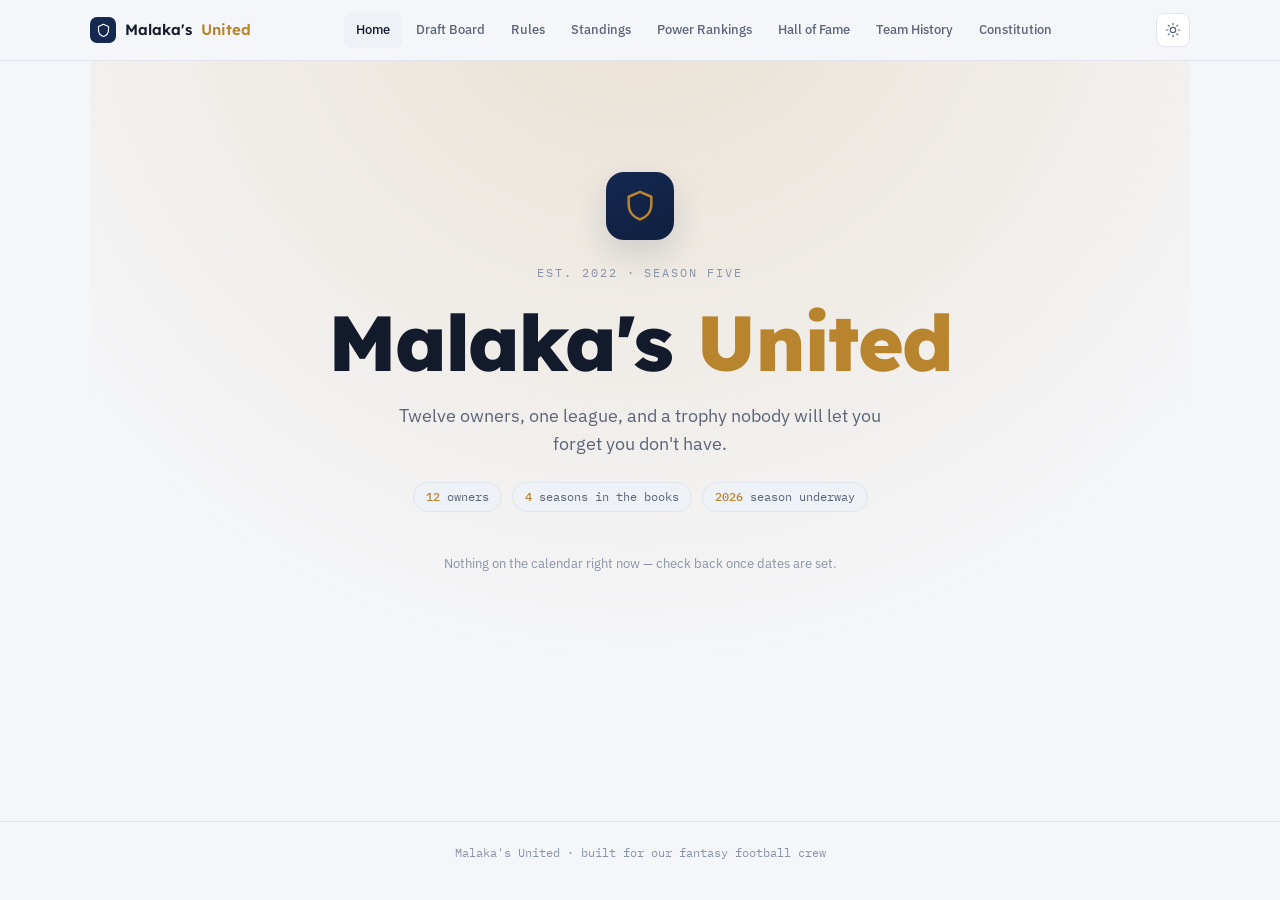
<file: index.html>
<!doctype html>
<html lang="en">
<head>
<meta charset="utf-8">
<meta name="viewport" content="width=device-width, initial-scale=1">
<title>Malaka's United</title>
<script>(function(){try{var t=localStorage.getItem("malaka-theme");if(t==="light"||t==="dark")document.documentElement.setAttribute("data-theme",t);}catch(e){}})();</script>
<link rel="preconnect" href="https://fonts.googleapis.com">
<link rel="preconnect" href="https://fonts.gstatic.com" crossorigin>
<link href="https://fonts.googleapis.com/css2?family=Lexend:wght@500;600;700;800&family=IBM+Plex+Sans:wght@400;500;600&family=IBM+Plex+Mono:wght@400;500&display=swap" rel="stylesheet">
<link rel="stylesheet" href="assets/theme.css">
<style>
  .landing-hero {
    position: relative;
    overflow: hidden;
    min-height: calc(100vh - 260px);
    display: flex;
    flex-direction: column;
    align-items: center;
    justify-content: center;
    text-align: center;
    gap: 20px;
    padding: 48px 20px 64px;
  }
  .landing-hero::before {
    content: "";
    position: absolute;
    inset: -20%;
    background: radial-gradient(circle at 50% 0%, color-mix(in srgb, var(--accent) 20%, transparent), transparent 62%);
    pointer-events: none;
    z-index: 0;
  }
  .landing-hero > * { position: relative; z-index: 1; }

  .landing-crest {
    width: 68px;
    height: 68px;
    border-radius: 18px;
    background: linear-gradient(155deg, var(--brand) 0%, color-mix(in srgb, var(--brand) 78%, black) 100%);
    display: flex;
    align-items: center;
    justify-content: center;
    box-shadow: 0 14px 32px var(--shadow-strong);
    margin-bottom: 4px;
  }
  .landing-crest .icon { width: 34px; height: 34px; color: var(--accent); }

  .landing-eyebrow {
    font-family: "IBM Plex Mono", monospace;
    font-size: 12px;
    letter-spacing: 0.16em;
    text-transform: uppercase;
    color: var(--text-faint);
  }

  .landing-title {
    font-family: "Lexend", sans-serif;
    font-weight: 800;
    font-size: clamp(42px, 8vw, 78px);
    letter-spacing: -0.025em;
    line-height: 1.02;
    color: var(--text);
    margin: 0;
    text-wrap: balance;
  }
  .landing-title em { font-style: normal; color: var(--accent); }

  .landing-tagline {
    font-size: clamp(15px, 1.8vw, 18px);
    color: var(--text-dim);
    max-width: 46ch;
    margin: 0;
  }

  .landing-facts {
    display: flex;
    flex-wrap: wrap;
    justify-content: center;
    gap: 8px 10px;
    margin-top: 4px;
  }
  .landing-fact {
    font-family: "IBM Plex Mono", monospace;
    font-size: 11.5px;
    color: var(--text-dim);
    background: var(--surface-2);
    border: 1px solid var(--border);
    border-radius: 999px;
    padding: 5px 12px;
  }
  .landing-fact strong { color: var(--accent); font-weight: 500; }

  .landing-next {
    margin-top: 22px;
    display: flex;
    flex-direction: column;
    align-items: center;
    gap: 10px;
  }
  .next-label {
    font-family: "IBM Plex Mono", monospace;
    font-size: 10.5px;
    letter-spacing: 0.14em;
    text-transform: uppercase;
    color: var(--text-faint);
  }
  .next-event { font-family: "Lexend", sans-serif; font-size: 18px; font-weight: 600; color: var(--text); }
  .next-when { font-family: "IBM Plex Mono", monospace; font-size: 12px; color: var(--text-dim); }
  .next-clock { display: flex; gap: 8px; margin-top: 2px; }
  .next-unit {
    display: flex; flex-direction: column; align-items: center; gap: 2px;
    background: var(--surface-2); border: 1px solid var(--border); border-radius: 8px;
    padding: 9px 13px; min-width: 54px;
  }
  .next-unit .num { font-family: "Lexend", sans-serif; font-size: 21px; font-variant-numeric: tabular-nums; color: var(--accent); font-weight: 700; }
  .next-unit .unit-label { font-family: "IBM Plex Mono", monospace; font-size: 9px; letter-spacing: 0.1em; text-transform: uppercase; color: var(--text-faint); }
  .next-link {
    display: inline-flex; align-items: center; gap: 6px;
    font-family: "IBM Plex Mono", monospace; font-size: 11.5px; color: var(--accent);
    text-decoration: none; margin-top: 2px;
  }
  .next-link:hover { text-decoration: underline; }
  .next-link .icon { width: 13px; height: 13px; }
  .landing-next-empty { font-size: 13px; color: var(--text-faint); }
</style>
</head>
<body>

<header class="navbar">
  <div class="navbar-inner">
    <a class="brand" href="index.html">
      <span class="crest">
        <svg class="icon" viewBox="0 0 24 24"><path d="M12 2 4 5.5v5.5c0 5.2 3.4 9 8 10.5 4.6-1.5 8-5.3 8-10.5V5.5z"/></svg>
      </span>
      Malaka's <em>United</em>
    </a>
    <nav class="nav-links">
      <a href="index.html" class="current">Home</a>
      <a href="draft-board.html">Draft Board</a>
      <a href="rules.html">Rules</a>
      <a href="standings.html">Standings</a>
      <a href="power-rankings.html">Power Rankings</a>
      <a href="hall-of-fame.html">Hall of Fame</a>
      <a href="team-history.html">Team History</a>
      <a href="constitution.html">Constitution</a>
    </nav>
    <div class="nav-right">
      <button class="theme-toggle" type="button">
        <svg class="icon icon-sun" viewBox="0 0 24 24"><circle cx="12" cy="12" r="4"/><path d="M12 2v2M12 20v2M4.9 4.9l1.4 1.4M17.7 17.7l1.4 1.4M2 12h2M20 12h2M4.9 19.1l1.4-1.4M17.7 6.3l1.4-1.4"/></svg>
        <svg class="icon icon-moon" viewBox="0 0 24 24"><path d="M20 14.5A8.5 8.5 0 1 1 9.5 4a7 7 0 0 0 10.5 10.5z"/></svg>
      </button>
      <button class="nav-menu-btn" type="button" aria-label="Menu" aria-expanded="false">
        <svg class="icon" viewBox="0 0 24 24"><line x1="3" y1="6" x2="21" y2="6"/><line x1="3" y1="12" x2="21" y2="12"/><line x1="3" y1="18" x2="21" y2="18"/></svg>
      </button>
    </div>
  </div>
</header>

<main class="page-shell">

  <section class="landing-hero">
    <div class="landing-crest">
      <svg class="icon" viewBox="0 0 24 24" fill="none" stroke="currentColor" stroke-width="1.6"><path d="M12 2 4 5.5v5.5c0 5.2 3.4 9 8 10.5 4.6-1.5 8-5.3 8-10.5V5.5z"/></svg>
    </div>
    <div class="landing-eyebrow">Est. 2022 &middot; Season Five</div>
    <h1 class="landing-title">Malaka's <em>United</em></h1>
    <p class="landing-tagline">Twelve owners, one league, and a trophy nobody will let you forget you don't have.</p>
    <div class="landing-facts">
      <span class="landing-fact"><strong>12</strong> owners</span>
      <span class="landing-fact"><strong>4</strong> seasons in the books</span>
      <span class="landing-fact"><strong>2026</strong> season underway</span>
    </div>
    <div class="landing-next" id="landingNext">
      <div class="landing-next-empty">Loading schedule&hellip;</div>
    </div>
  </section>

</main>

<footer class="site-footer">Malaka's United &middot; built for our fantasy football crew</footer>

<script src="assets/theme.js"></script>
<script>
(function () {
  "use strict";

  function pad(n) { return String(n).padStart(2, "0"); }

  function pickNextEvent(schedule, now) {
    var upcoming = schedule.filter(function (row) { return row.datetime && new Date(row.datetime) > now; });
    upcoming.sort(function (a, b) { return new Date(a.datetime) - new Date(b.datetime); });
    return upcoming[0] || null;
  }

  function unitHtml(value, label) {
    return '<div class="next-unit"><div class="num">' + value + '</div><div class="unit-label">' + label + '</div></div>';
  }

  function render(schedule) {
    var el = document.getElementById("landingNext");
    var now = new Date();
    var next = schedule ? pickNextEvent(schedule, now) : null;

    if (!next) {
      el.innerHTML = '<div class="landing-next-empty">Nothing on the calendar right now &mdash; check back once dates are set.</div>';
      return;
    }

    var diff = Math.max(0, new Date(next.datetime) - now);
    var days = Math.floor(diff / 86400000);
    var hours = Math.floor((diff % 86400000) / 3600000);
    var minutes = Math.floor((diff % 3600000) / 60000);
    var seconds = Math.floor((diff % 60000) / 1000);

    var zoomHtml = next.zoom
      ? '<a class="next-link" href="' + next.zoom + '" target="_blank" rel="noopener"><svg class="icon" viewBox="0 0 24 24"><path d="M14 3h7v7M21 3l-9 9M20 14v6a1 1 0 0 1-1 1H5a1 1 0 0 1-1-1V5a1 1 0 0 1 1-1h6"/></svg> Join Virtually</a>'
      : "";

    el.innerHTML =
      '<div class="next-label">Next Up</div>' +
      '<div class="next-event">' + next.event + '</div>' +
      '<div class="next-when">' + next.date + ' &middot; ' + next.time + '</div>' +
      '<div class="next-clock">' +
        unitHtml(days, "Days") +
        unitHtml(pad(hours), "Hrs") +
        unitHtml(pad(minutes), "Min") +
        unitHtml(pad(seconds), "Sec") +
      '</div>' +
      zoomHtml;
  }

  fetch("data/schedule.json?t=" + Date.now(), { cache: "no-store" })
    .then(function (r) { return r.ok ? r.json() : []; })
    .catch(function () { return []; })
    .then(function (schedule) {
      render(schedule);
      setInterval(function () { render(schedule); }, 1000);
    });
})();
</script>

</body>
</html>
</file>
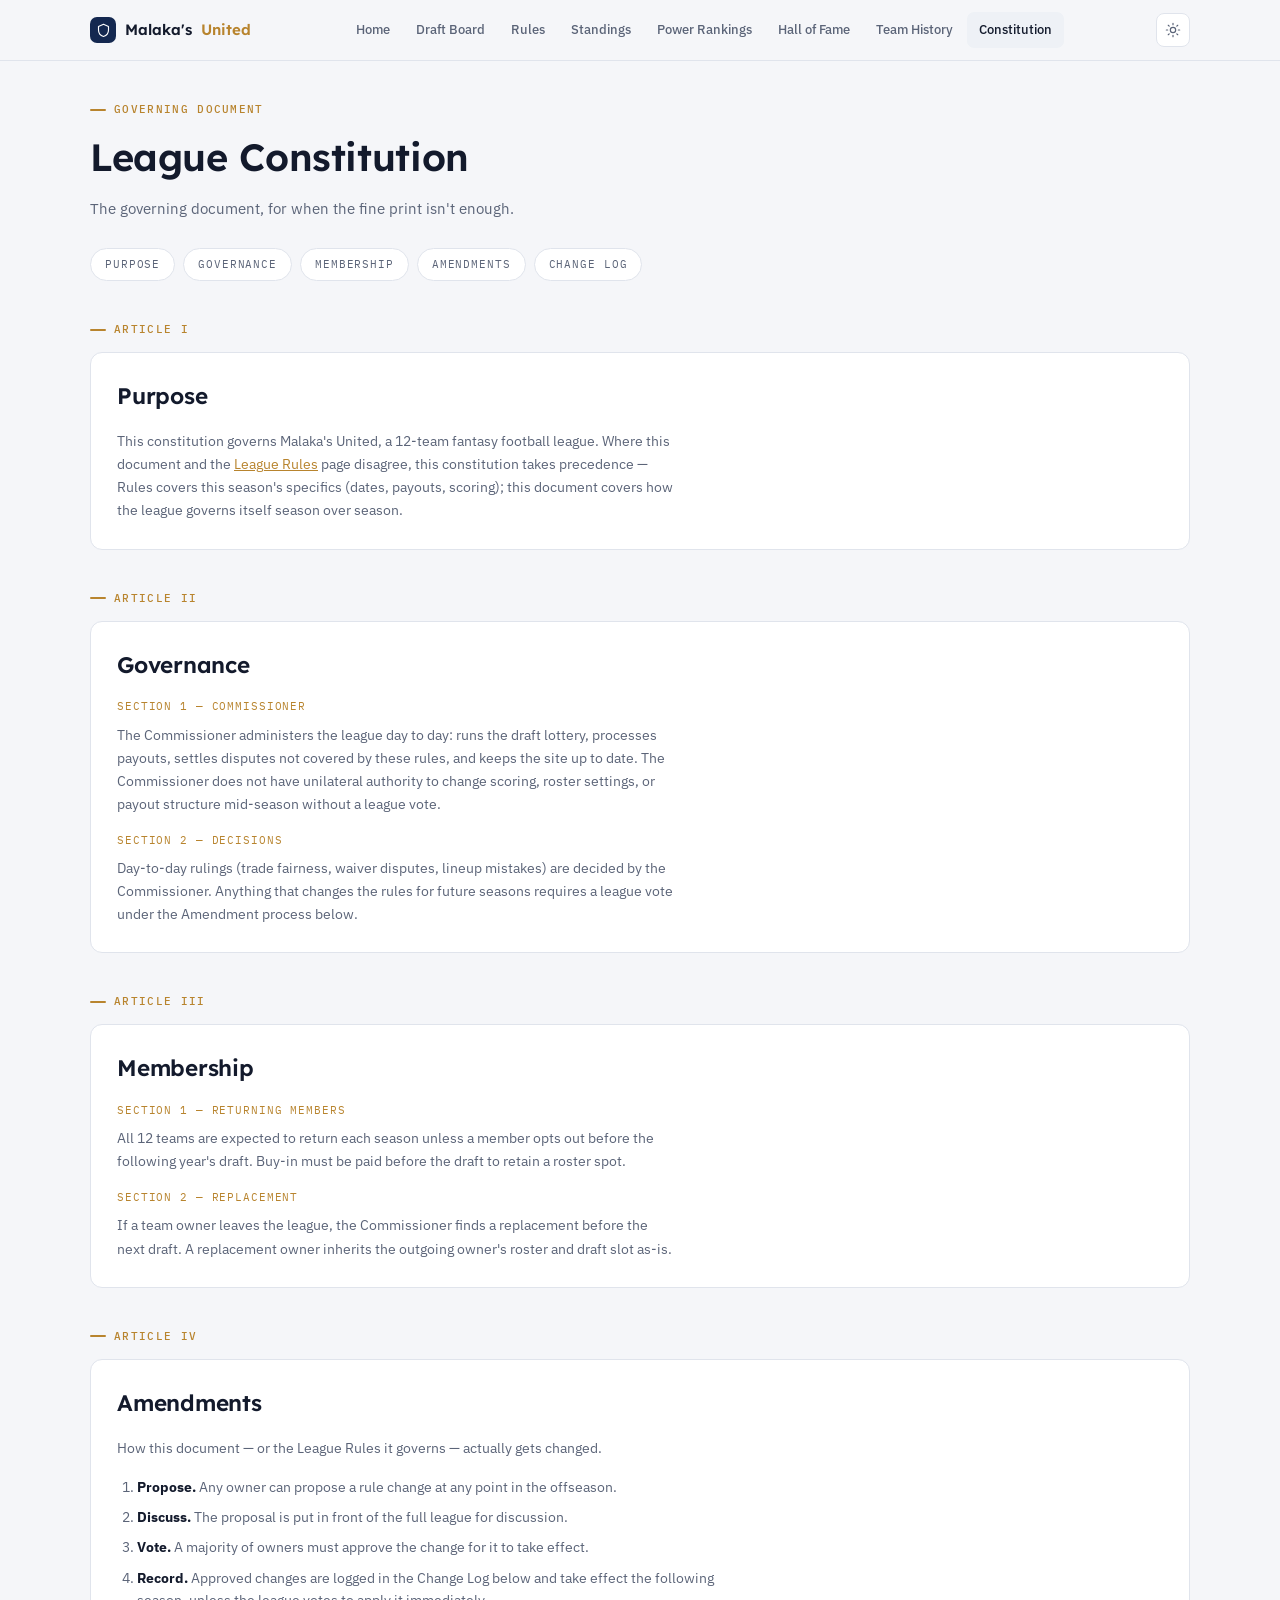
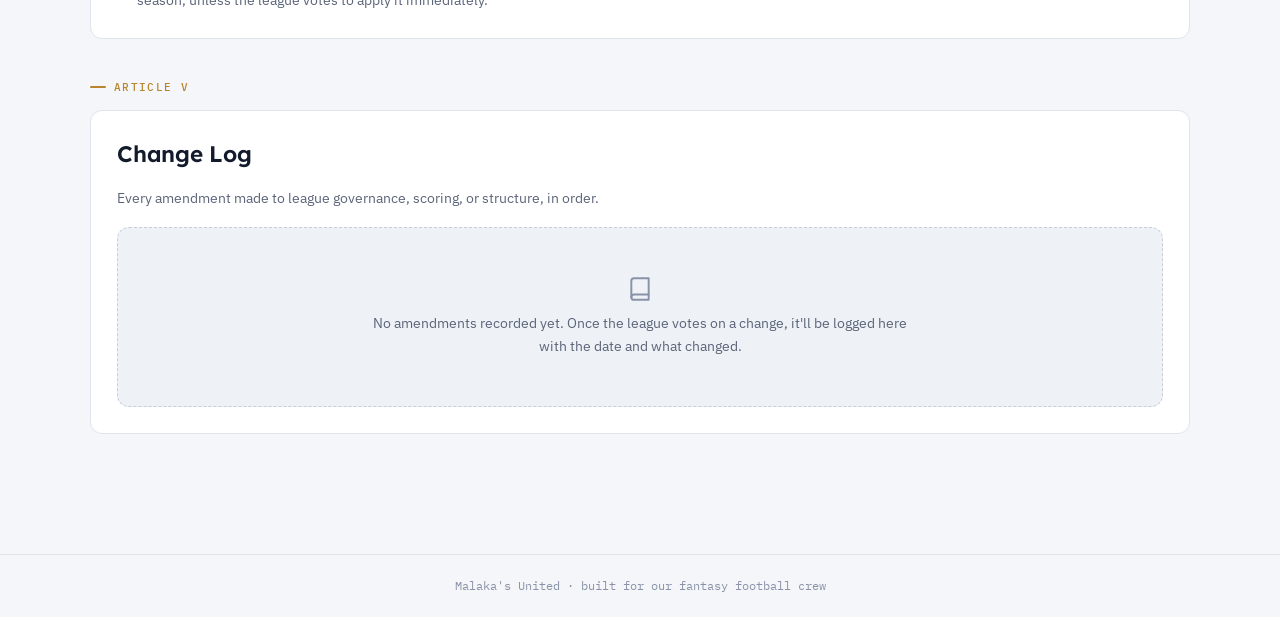
<file: constitution.html>
<!doctype html>
<html lang="en">
<head>
<meta charset="utf-8">
<meta name="viewport" content="width=device-width, initial-scale=1">
<title>League Constitution</title>
<script>(function(){try{var t=localStorage.getItem("malaka-theme");if(t==="light"||t==="dark")document.documentElement.setAttribute("data-theme",t);}catch(e){}})();</script>
<link rel="preconnect" href="https://fonts.googleapis.com">
<link rel="preconnect" href="https://fonts.gstatic.com" crossorigin>
<link href="https://fonts.googleapis.com/css2?family=Lexend:wght@500;600;700&family=IBM+Plex+Sans:wght@400;500;600&family=IBM+Plex+Mono:wght@400;500&display=swap" rel="stylesheet">
<link rel="stylesheet" href="assets/theme.css">
<style>
  .toc {
    display: flex;
    flex-wrap: wrap;
    gap: 8px;
  }
  .toc a {
    font-family: "IBM Plex Mono", monospace;
    font-size: 11px;
    letter-spacing: 0.08em;
    text-transform: uppercase;
    text-decoration: none;
    color: var(--text-dim);
    border: 1px solid var(--border);
    background: var(--surface);
    border-radius: 999px;
    padding: 7px 14px;
    transition: color 0.15s ease, border-color 0.15s ease, background 0.15s ease;
  }
  .toc a:hover { color: var(--accent); border-color: var(--border-strong); background: var(--surface-2); }

  .panel p, .panel .lede {
    margin: 0;
    font-size: 14px;
    line-height: 1.65;
    color: var(--text-dim);
    max-width: 70ch;
  }
  .panel p strong { color: var(--text); }
  .panel ol, .panel ul {
    margin: 0;
    padding-left: 20px;
    display: flex;
    flex-direction: column;
    gap: 8px;
    max-width: 70ch;
  }
  .panel li {
    font-size: 14px;
    line-height: 1.6;
    color: var(--text-dim);
  }
  .panel li strong { color: var(--text); }

  .article {
    display: flex;
    flex-direction: column;
    gap: 8px;
  }
  .article-title {
    font-family: "IBM Plex Mono", monospace;
    font-size: 11px;
    letter-spacing: 0.08em;
    text-transform: uppercase;
    color: var(--accent);
  }
</style>
</head>
<body>

<header class="navbar">
  <div class="navbar-inner">
    <a class="brand" href="index.html">
      <span class="crest">
        <svg class="icon" viewBox="0 0 24 24"><path d="M12 2 4 5.5v5.5c0 5.2 3.4 9 8 10.5 4.6-1.5 8-5.3 8-10.5V5.5z"/></svg>
      </span>
      Malaka's <em>United</em>
    </a>
    <nav class="nav-links">
      <a href="index.html">Home</a>
      <a href="draft-board.html">Draft Board</a>
      <a href="rules.html">Rules</a>
      <a href="standings.html">Standings</a>
      <a href="power-rankings.html">Power Rankings</a>
      <a href="hall-of-fame.html">Hall of Fame</a>
      <a href="team-history.html">Team History</a>
      <a href="constitution.html" class="current">Constitution</a>
    </nav>
    <div class="nav-right">
      <button class="theme-toggle" type="button">
        <svg class="icon icon-sun" viewBox="0 0 24 24"><circle cx="12" cy="12" r="4"/><path d="M12 2v2M12 20v2M4.9 4.9l1.4 1.4M17.7 17.7l1.4 1.4M2 12h2M20 12h2M4.9 19.1l1.4-1.4M17.7 6.3l1.4-1.4"/></svg>
        <svg class="icon icon-moon" viewBox="0 0 24 24"><path d="M20 14.5A8.5 8.5 0 1 1 9.5 4a7 7 0 0 0 10.5 10.5z"/></svg>
      </button>
      <button class="nav-menu-btn" type="button" aria-label="Menu" aria-expanded="false">
        <svg class="icon" viewBox="0 0 24 24"><line x1="3" y1="6" x2="21" y2="6"/><line x1="3" y1="12" x2="21" y2="12"/><line x1="3" y1="18" x2="21" y2="18"/></svg>
      </button>
    </div>
  </div>
</header>

<main class="page-shell">

  <div class="page-head">
    <div class="eyebrow">Governing Document</div>
    <h1 class="page-title">League Constitution</h1>
    <p class="page-sub">The governing document, for when the fine print isn't enough.</p>
  </div>

  <nav class="toc">
    <a href="#purpose">Purpose</a>
    <a href="#governance">Governance</a>
    <a href="#membership">Membership</a>
    <a href="#amendments">Amendments</a>
    <a href="#changelog">Change Log</a>
  </nav>

  <div class="section" id="purpose">
    <div class="eyebrow">Article I</div>
    <div class="panel">
      <h2>Purpose</h2>
      <p>
        This constitution governs Malaka's United, a 12-team fantasy football league. Where this document and the
        <a href="rules.html" style="color: var(--accent);">League Rules</a> page disagree, this constitution takes
        precedence &mdash; Rules covers this season's specifics (dates, payouts, scoring); this document covers how
        the league governs itself season over season.
      </p>
    </div>
  </div>

  <div class="section" id="governance">
    <div class="eyebrow">Article II</div>
    <div class="panel">
      <h2>Governance</h2>

      <div class="article">
        <div class="article-title">Section 1 &mdash; Commissioner</div>
        <p>
          The Commissioner administers the league day to day: runs the draft lottery, processes payouts, settles
          disputes not covered by these rules, and keeps the site up to date. The Commissioner does not have unilateral
          authority to change scoring, roster settings, or payout structure mid-season without a league vote.
        </p>
      </div>

      <div class="article">
        <div class="article-title">Section 2 &mdash; Decisions</div>
        <p>
          Day-to-day rulings (trade fairness, waiver disputes, lineup mistakes) are decided by the Commissioner.
          Anything that changes the rules for future seasons requires a league vote under the Amendment process below.
        </p>
      </div>
    </div>
  </div>

  <div class="section" id="membership">
    <div class="eyebrow">Article III</div>
    <div class="panel">
      <h2>Membership</h2>

      <div class="article">
        <div class="article-title">Section 1 &mdash; Returning Members</div>
        <p>
          All 12 teams are expected to return each season unless a member opts out before the following year's draft.
          Buy-in must be paid before the draft to retain a roster spot.
        </p>
      </div>

      <div class="article">
        <div class="article-title">Section 2 &mdash; Replacement</div>
        <p>
          If a team owner leaves the league, the Commissioner finds a replacement before the next draft. A
          replacement owner inherits the outgoing owner's roster and draft slot as-is.
        </p>
      </div>
    </div>
  </div>

  <div class="section" id="amendments">
    <div class="eyebrow">Article IV</div>
    <div class="panel">
      <h2>Amendments</h2>
      <p class="lede">How this document &mdash; or the League Rules it governs &mdash; actually gets changed.</p>
      <ol>
        <li><strong>Propose.</strong> Any owner can propose a rule change at any point in the offseason.</li>
        <li><strong>Discuss.</strong> The proposal is put in front of the full league for discussion.</li>
        <li><strong>Vote.</strong> A majority of owners must approve the change for it to take effect.</li>
        <li><strong>Record.</strong> Approved changes are logged in the Change Log below and take effect the following season, unless the league votes to apply it immediately.</li>
      </ol>
    </div>
  </div>

  <div class="section" id="changelog">
    <div class="eyebrow">Article V</div>
    <div class="panel">
      <h2>Change Log</h2>
      <p class="lede">Every amendment made to league governance, scoring, or structure, in order.</p>
      <div id="changelogContent"></div>
    </div>
  </div>

</main>

<footer class="site-footer">Malaka's United &middot; built for our fantasy football crew</footer>

<script src="assets/theme.js"></script>
<script>
(function () {
  "use strict";

  // ---- EDIT THIS SECTION as amendments get voted in -------------------------
  // Add one entry per approved change: { date: "Month Year", summary: "What changed and why." }
  var CHANGELOG = [];
  // ------------------------------------------------------------------------

  var el = document.getElementById("changelogContent");

  if (!CHANGELOG.length) {
    el.innerHTML =
      '<div class="empty-state"><svg class="icon" viewBox="0 0 24 24"><path d="M4 19.5A2.5 2.5 0 0 1 6.5 17H20"/><path d="M6.5 2H20v20H6.5A2.5 2.5 0 0 1 4 19.5v-15A2.5 2.5 0 0 1 6.5 2z"/></svg>' +
      "<p>No amendments recorded yet. Once the league votes on a change, it'll be logged here with the date and what changed.</p></div>";
  } else {
    var rows = CHANGELOG.map(function (c) {
      return "<tr><td>" + c.date + "</td><td>" + c.summary + "</td></tr>";
    }).join("");
    el.innerHTML =
      '<div class="table-wrap"><table><thead><tr><th>Date</th><th>Change</th></tr></thead><tbody>' +
      rows + "</tbody></table></div>";
  }
})();
</script>

</body>
</html>
</file>
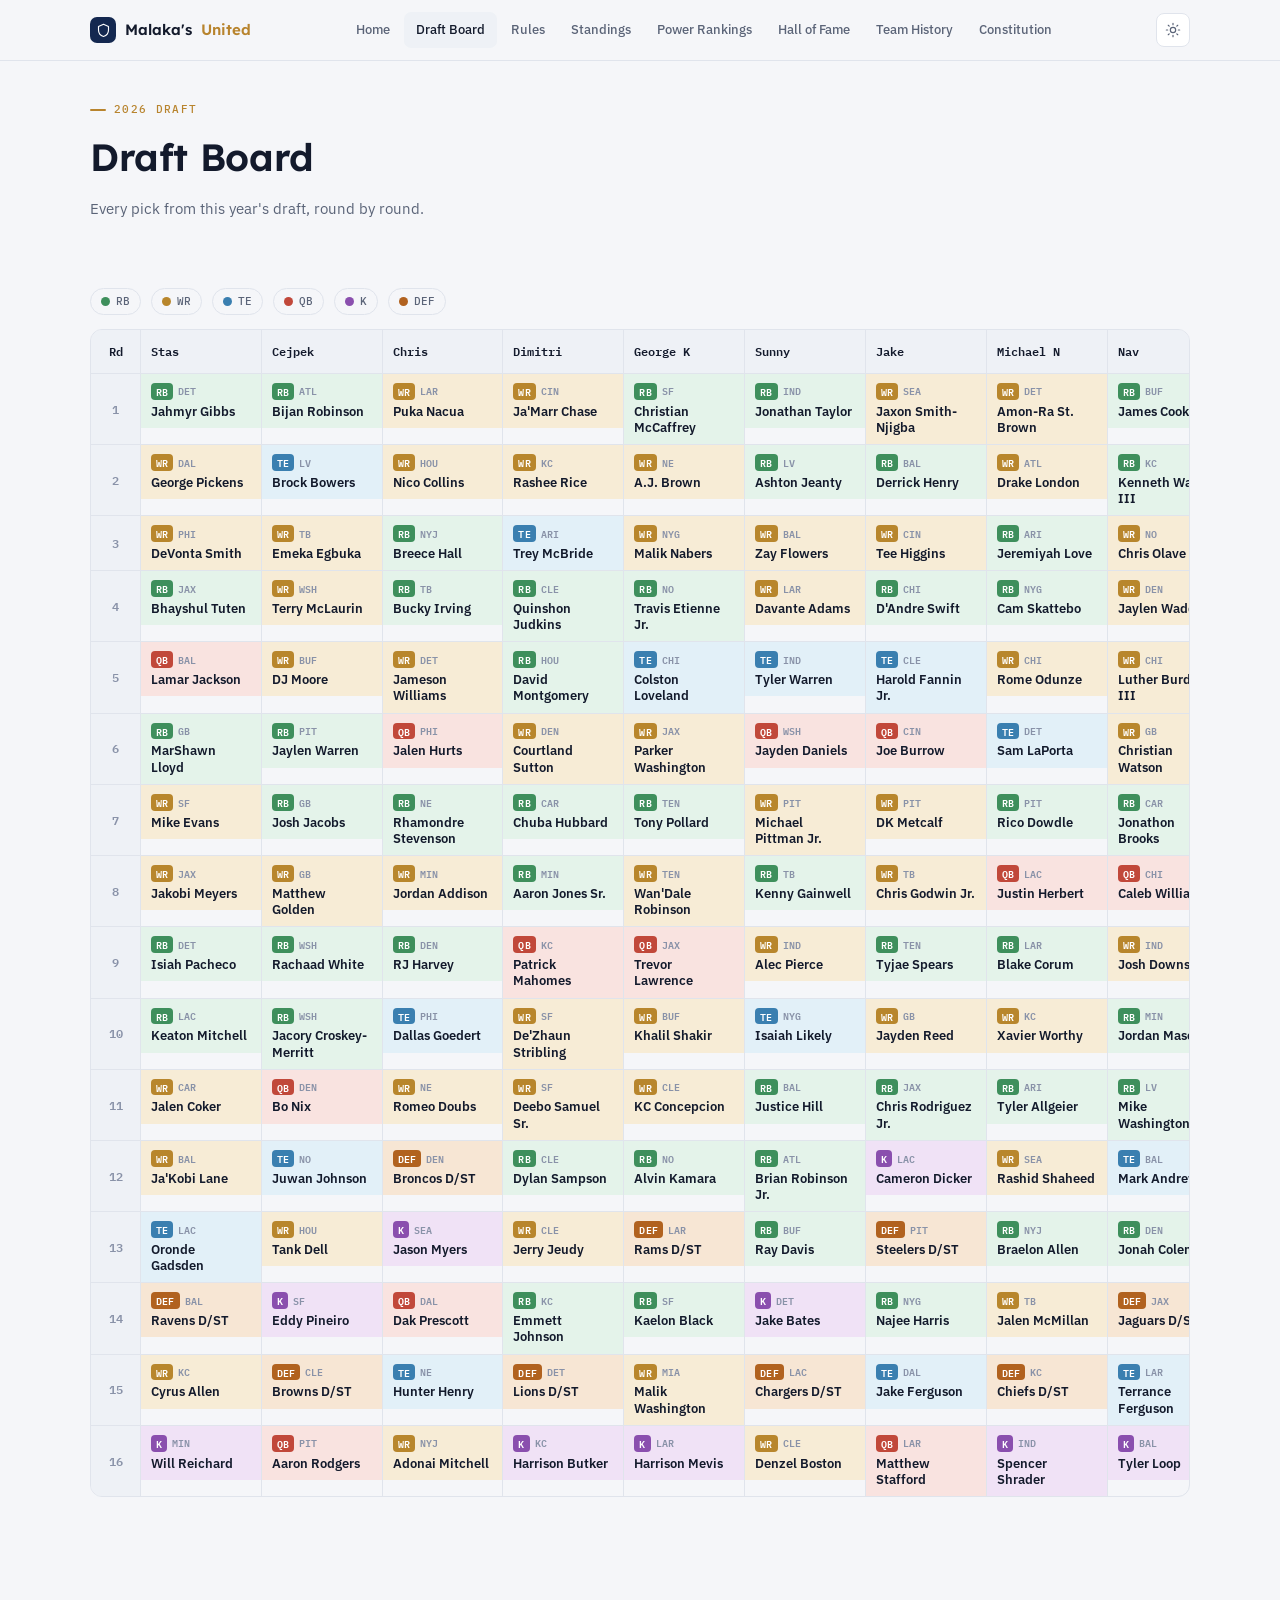
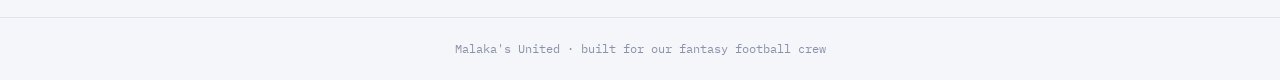
<file: draft-board.html>
<!doctype html>
<html lang="en">
<head>
<meta charset="utf-8">
<meta name="viewport" content="width=device-width, initial-scale=1">
<title>Draft Board</title>
<script>(function(){try{var t=localStorage.getItem("malaka-theme");if(t==="light"||t==="dark")document.documentElement.setAttribute("data-theme",t);}catch(e){}})();</script>
<link rel="preconnect" href="https://fonts.googleapis.com">
<link rel="preconnect" href="https://fonts.gstatic.com" crossorigin>
<link href="https://fonts.googleapis.com/css2?family=Lexend:wght@500;600;700&family=IBM+Plex+Sans:wght@400;500;600&family=IBM+Plex+Mono:wght@400;500&display=swap" rel="stylesheet">
<link rel="stylesheet" href="assets/theme.css">
<style>
  :root {
    --pos-rb: #3e8f5c; --pos-rb-soft: #e4f3ea;
    --pos-wr: #b8862c; --pos-wr-soft: #f7ecd6;
    --pos-te: #3a7fb0; --pos-te-soft: #e2f0f8;
    --pos-qb: #c1483a; --pos-qb-soft: #f9e3e0;
    --pos-k: #8a4fae; --pos-k-soft: #f0e2f6;
    --pos-def: #b1621f; --pos-def-soft: #f7e6d4;
  }
  @media (prefers-color-scheme: dark) {
    :root:not([data-theme="light"]) {
      --pos-rb-soft: #163826; --pos-wr-soft: #3a2c10; --pos-te-soft: #12293b;
      --pos-qb-soft: #3a1a15; --pos-k-soft: #2c1938; --pos-def-soft: #33210c;
    }
  }
  :root[data-theme="dark"] {
    --pos-rb-soft: #163826; --pos-wr-soft: #3a2c10; --pos-te-soft: #12293b;
    --pos-qb-soft: #3a1a15; --pos-k-soft: #2c1938; --pos-def-soft: #33210c;
  }

  .legend-row { display: flex; flex-wrap: wrap; gap: 10px; }
  .legend-chip {
    display: inline-flex; align-items: center; gap: 6px;
    font-family: "IBM Plex Mono", monospace; font-size: 11px; font-weight: 500;
    padding: 4px 10px; border-radius: 999px; border: 1px solid var(--border);
    color: var(--text-dim);
  }
  .legend-dot { width: 9px; height: 9px; border-radius: 50%; flex: none; }

  .board-wrap { overflow-x: auto; border-radius: 12px; border: 1px solid var(--border); }
  .board-table { border-collapse: separate; border-spacing: 0; width: 100%; min-width: 1500px; table-layout: fixed; }
  .board-table th, .board-table td { border-bottom: 1px solid var(--border); border-right: 1px solid var(--border); padding: 0; }
  .board-table th:last-child, .board-table td:last-child { border-right: none; }
  .board-table thead th {
    background: var(--surface-2);
    font-family: "IBM Plex Mono", monospace; font-size: 12px; font-weight: 600;
    color: var(--text); text-transform: none; letter-spacing: 0;
    padding: 12px 10px; text-align: left;
    overflow-wrap: break-word; word-break: break-word;
  }
  .board-table thead th.round-col { width: 50px; text-align: center; }
  .round-cell {
    text-align: center; font-family: "IBM Plex Mono", monospace; font-size: 12px;
    color: var(--text-faint); background: var(--surface-2); font-weight: 600;
  }
  .pick-cell { vertical-align: top; }
  .pick {
    display: flex; flex-direction: column; gap: 3px;
    padding: 9px 10px; height: 100%;
  }
  .pick .pick-meta {
    display: flex; align-items: center; gap: 5px;
    font-family: "IBM Plex Mono", monospace; font-size: 10px; font-weight: 600;
  }
  .pick .pos-tag {
    display: inline-flex; align-items: center; justify-content: center;
    padding: 1px 5px; border-radius: 4px; font-size: 9.5px; letter-spacing: 0.02em;
    flex: none;
  }
  .pick .team-abbr { color: var(--text-faint); }
  .pick .pick-name {
    font-size: 12.5px; font-weight: 600; line-height: 1.3;
    overflow-wrap: break-word; word-break: break-word;
  }

  .pick.pos-RB { background: var(--pos-rb-soft); } .pick.pos-RB .pos-tag { background: var(--pos-rb); color: #fff; }
  .pick.pos-WR { background: var(--pos-wr-soft); } .pick.pos-WR .pos-tag { background: var(--pos-wr); color: #fff; }
  .pick.pos-TE { background: var(--pos-te-soft); } .pick.pos-TE .pos-tag { background: var(--pos-te); color: #fff; }
  .pick.pos-QB { background: var(--pos-qb-soft); } .pick.pos-QB .pos-tag { background: var(--pos-qb); color: #fff; }
  .pick.pos-K { background: var(--pos-k-soft); } .pick.pos-K .pos-tag { background: var(--pos-k); color: #fff; }
  .pick.pos-DEF { background: var(--pos-def-soft); } .pick.pos-DEF .pos-tag { background: var(--pos-def); color: #fff; }
</style>
</head>
<body>

<header class="navbar">
  <div class="navbar-inner">
    <a class="brand" href="index.html">
      <span class="crest">
        <svg class="icon" viewBox="0 0 24 24"><path d="M12 2 4 5.5v5.5c0 5.2 3.4 9 8 10.5 4.6-1.5 8-5.3 8-10.5V5.5z"/></svg>
      </span>
      Malaka's <em>United</em>
    </a>
    <nav class="nav-links">
      <a href="index.html">Home</a>
      <a href="draft-board.html" class="current">Draft Board</a>
      <a href="rules.html">Rules</a>
      <a href="standings.html">Standings</a>
      <a href="power-rankings.html">Power Rankings</a>
      <a href="hall-of-fame.html">Hall of Fame</a>
      <a href="team-history.html">Team History</a>
      <a href="constitution.html">Constitution</a>
    </nav>
    <div class="nav-right">
      <button class="theme-toggle" type="button">
        <svg class="icon icon-sun" viewBox="0 0 24 24"><circle cx="12" cy="12" r="4"/><path d="M12 2v2M12 20v2M4.9 4.9l1.4 1.4M17.7 17.7l1.4 1.4M2 12h2M20 12h2M4.9 19.1l1.4-1.4M17.7 6.3l1.4-1.4"/></svg>
        <svg class="icon icon-moon" viewBox="0 0 24 24"><path d="M20 14.5A8.5 8.5 0 1 1 9.5 4a7 7 0 0 0 10.5 10.5z"/></svg>
      </button>
      <button class="nav-menu-btn" type="button" aria-label="Menu" aria-expanded="false">
        <svg class="icon" viewBox="0 0 24 24"><line x1="3" y1="6" x2="21" y2="6"/><line x1="3" y1="12" x2="21" y2="12"/><line x1="3" y1="18" x2="21" y2="18"/></svg>
      </button>
    </div>
  </div>
</header>

<main class="page-shell">

  <div class="page-head">
    <div class="eyebrow">2026 Draft</div>
    <h1 class="page-title">Draft Board</h1>
    <p class="page-sub">Every pick from this year's draft, round by round.</p>
  </div>

  <div class="section">
    <div class="legend-row">
      <span class="legend-chip"><span class="legend-dot" style="background:var(--pos-rb)"></span>RB</span>
      <span class="legend-chip"><span class="legend-dot" style="background:var(--pos-wr)"></span>WR</span>
      <span class="legend-chip"><span class="legend-dot" style="background:var(--pos-te)"></span>TE</span>
      <span class="legend-chip"><span class="legend-dot" style="background:var(--pos-qb)"></span>QB</span>
      <span class="legend-chip"><span class="legend-dot" style="background:var(--pos-k)"></span>K</span>
      <span class="legend-chip"><span class="legend-dot" style="background:var(--pos-def)"></span>DEF</span>
    </div>

    <div class="board-wrap">
      <table class="board-table" id="boardTable">
        <thead><tr id="boardHead"></tr></thead>
        <tbody id="boardBody"></tbody>
      </table>
    </div>
  </div>

</main>

<footer class="site-footer">Malaka's United &middot; built for our fantasy football crew</footer>

<script src="assets/theme.js"></script>
<script>
(function () {
  "use strict";

  // Column order = Round 1 pick order. These are the exact team names ESPN
  // used at draft time, and every pick below is keyed by them — kept as-is
  // so the lookups below still work; only the rendered header swaps in the
  // sanitized display name (see TEAM_DISPLAY).
  var TEAMS = [
    "Pandelidis FC", "Perry Hall Pickers", "Houston Hicks", "DeeGotti's Welfare Warriors",
    "Milkballs Revengers", "Sunny's Sp*rm Bank", "JPOPS", "Byzantine Boomers",
    "The Navengers", "Chase Brown Kids", "Ecuador roof repair", "Xios United"
  ];

  // Sanitized name shown for each TEAMS entry, in the same order — never
  // the raw ESPN team name.
  var TEAM_DISPLAY = [
    "Stas", "Cejpek", "Chris", "Dimitri",
    "George K", "Sunny", "Jake", "Michael N",
    "Nav", "Rohan", "Evan", "Peter"
  ];

  // Each round: { teamName: {pos, team, name} }
  var ROUNDS = [
    { "Pandelidis FC": {pos:"RB",team:"DET",name:"Jahmyr Gibbs"}, "Perry Hall Pickers": {pos:"RB",team:"ATL",name:"Bijan Robinson"}, "Houston Hicks": {pos:"WR",team:"LAR",name:"Puka Nacua"}, "DeeGotti's Welfare Warriors": {pos:"WR",team:"CIN",name:"Ja'Marr Chase"}, "Milkballs Revengers": {pos:"RB",team:"SF",name:"Christian McCaffrey"}, "Sunny's Sp*rm Bank": {pos:"RB",team:"IND",name:"Jonathan Taylor"}, "JPOPS": {pos:"WR",team:"SEA",name:"Jaxon Smith-Njigba"}, "Byzantine Boomers": {pos:"WR",team:"DET",name:"Amon-Ra St. Brown"}, "The Navengers": {pos:"RB",team:"BUF",name:"James Cook III"}, "Chase Brown Kids": {pos:"WR",team:"DAL",name:"CeeDee Lamb"}, "Ecuador roof repair": {pos:"WR",team:"MIN",name:"Justin Jefferson"}, "Xios United": {pos:"RB",team:"MIA",name:"De'Von Achane"} },
    { "Xios United": {pos:"RB",team:"CIN",name:"Chase Brown"}, "Ecuador roof repair": {pos:"RB",team:"PHI",name:"Saquon Barkley"}, "Chase Brown Kids": {pos:"RB",team:"LAC",name:"Omarion Hampton"}, "The Navengers": {pos:"RB",team:"KC",name:"Kenneth Walker III"}, "Byzantine Boomers": {pos:"WR",team:"ATL",name:"Drake London"}, "JPOPS": {pos:"RB",team:"BAL",name:"Derrick Henry"}, "Sunny's Sp*rm Bank": {pos:"RB",team:"LV",name:"Ashton Jeanty"}, "Milkballs Revengers": {pos:"WR",team:"NE",name:"A.J. Brown"}, "DeeGotti's Welfare Warriors": {pos:"WR",team:"KC",name:"Rashee Rice"}, "Houston Hicks": {pos:"WR",team:"HOU",name:"Nico Collins"}, "Perry Hall Pickers": {pos:"TE",team:"LV",name:"Brock Bowers"}, "Pandelidis FC": {pos:"WR",team:"DAL",name:"George Pickens"} },
    { "Pandelidis FC": {pos:"WR",team:"PHI",name:"DeVonta Smith"}, "Perry Hall Pickers": {pos:"WR",team:"TB",name:"Emeka Egbuka"}, "Houston Hicks": {pos:"RB",team:"NYJ",name:"Breece Hall"}, "DeeGotti's Welfare Warriors": {pos:"TE",team:"ARI",name:"Trey McBride"}, "Milkballs Revengers": {pos:"WR",team:"NYG",name:"Malik Nabers"}, "Sunny's Sp*rm Bank": {pos:"WR",team:"BAL",name:"Zay Flowers"}, "JPOPS": {pos:"WR",team:"CIN",name:"Tee Higgins"}, "Byzantine Boomers": {pos:"RB",team:"ARI",name:"Jeremiyah Love"}, "The Navengers": {pos:"WR",team:"NO",name:"Chris Olave"}, "Chase Brown Kids": {pos:"RB",team:"LAR",name:"Kyren Williams"}, "Ecuador roof repair": {pos:"QB",team:"BUF",name:"Josh Allen"}, "Xios United": {pos:"WR",team:"NYJ",name:"Garrett Wilson"} },
    { "Xios United": {pos:"WR",team:"LAC",name:"Ladd McConkey"}, "Ecuador roof repair": {pos:"RB",team:"DAL",name:"Javonte Williams"}, "Chase Brown Kids": {pos:"WR",team:"CAR",name:"Tetairoa McMillan"}, "The Navengers": {pos:"WR",team:"DEN",name:"Jaylen Waddle"}, "Byzantine Boomers": {pos:"RB",team:"NYG",name:"Cam Skattebo"}, "JPOPS": {pos:"RB",team:"CHI",name:"D'Andre Swift"}, "Sunny's Sp*rm Bank": {pos:"WR",team:"LAR",name:"Davante Adams"}, "Milkballs Revengers": {pos:"RB",team:"NO",name:"Travis Etienne Jr."}, "DeeGotti's Welfare Warriors": {pos:"RB",team:"CLE",name:"Quinshon Judkins"}, "Houston Hicks": {pos:"RB",team:"TB",name:"Bucky Irving"}, "Perry Hall Pickers": {pos:"WR",team:"WSH",name:"Terry McLaurin"}, "Pandelidis FC": {pos:"RB",team:"JAX",name:"Bhayshul Tuten"} },
    { "Pandelidis FC": {pos:"QB",team:"BAL",name:"Lamar Jackson"}, "Perry Hall Pickers": {pos:"WR",team:"BUF",name:"DJ Moore"}, "Houston Hicks": {pos:"WR",team:"DET",name:"Jameson Williams"}, "DeeGotti's Welfare Warriors": {pos:"RB",team:"HOU",name:"David Montgomery"}, "Milkballs Revengers": {pos:"TE",team:"CHI",name:"Colston Loveland"}, "Sunny's Sp*rm Bank": {pos:"TE",team:"IND",name:"Tyler Warren"}, "JPOPS": {pos:"TE",team:"CLE",name:"Harold Fannin Jr."}, "Byzantine Boomers": {pos:"WR",team:"CHI",name:"Rome Odunze"}, "The Navengers": {pos:"WR",team:"CHI",name:"Luther Burden III"}, "Chase Brown Kids": {pos:"RB",team:"NE",name:"TreVeyon Henderson"}, "Ecuador roof repair": {pos:"WR",team:"ARI",name:"Marvin Harrison Jr."}, "Xios United": {pos:"RB",team:"SEA",name:"Jadarian Price"} },
    { "Xios United": {pos:"WR",team:"TEN",name:"Carnell Tate"}, "Ecuador roof repair": {pos:"TE",team:"SF",name:"George Kittle"}, "Chase Brown Kids": {pos:"QB",team:"NE",name:"Drake Maye"}, "The Navengers": {pos:"WR",team:"GB",name:"Christian Watson"}, "Byzantine Boomers": {pos:"TE",team:"DET",name:"Sam LaPorta"}, "JPOPS": {pos:"QB",team:"CIN",name:"Joe Burrow"}, "Sunny's Sp*rm Bank": {pos:"QB",team:"WSH",name:"Jayden Daniels"}, "Milkballs Revengers": {pos:"WR",team:"JAX",name:"Parker Washington"}, "DeeGotti's Welfare Warriors": {pos:"WR",team:"DEN",name:"Courtland Sutton"}, "Houston Hicks": {pos:"QB",team:"PHI",name:"Jalen Hurts"}, "Perry Hall Pickers": {pos:"RB",team:"PIT",name:"Jaylen Warren"}, "Pandelidis FC": {pos:"RB",team:"GB",name:"MarShawn Lloyd"} },
    { "Pandelidis FC": {pos:"WR",team:"SF",name:"Mike Evans"}, "Perry Hall Pickers": {pos:"RB",team:"GB",name:"Josh Jacobs"}, "Houston Hicks": {pos:"RB",team:"NE",name:"Rhamondre Stevenson"}, "DeeGotti's Welfare Warriors": {pos:"RB",team:"CAR",name:"Chuba Hubbard"}, "Milkballs Revengers": {pos:"RB",team:"TEN",name:"Tony Pollard"}, "Sunny's Sp*rm Bank": {pos:"WR",team:"PIT",name:"Michael Pittman Jr."}, "JPOPS": {pos:"WR",team:"PIT",name:"DK Metcalf"}, "Byzantine Boomers": {pos:"RB",team:"PIT",name:"Rico Dowdle"}, "The Navengers": {pos:"RB",team:"CAR",name:"Jonathon Brooks"}, "Chase Brown Kids": {pos:"TE",team:"ATL",name:"Kyle Pitts Sr."}, "Ecuador roof repair": {pos:"WR",team:"ARI",name:"Michael Wilson"}, "Xios United": {pos:"QB",team:"NYG",name:"Jaxson Dart"} },
    { "Xios United": {pos:"WR",team:"JAX",name:"Brian Thomas Jr."}, "Ecuador roof repair": {pos:"WR",team:"WSH",name:"Stefon Diggs"}, "Chase Brown Kids": {pos:"TE",team:"GB",name:"Tucker Kraft"}, "The Navengers": {pos:"QB",team:"CHI",name:"Caleb Williams"}, "Byzantine Boomers": {pos:"QB",team:"LAC",name:"Justin Herbert"}, "JPOPS": {pos:"WR",team:"TB",name:"Chris Godwin Jr."}, "Sunny's Sp*rm Bank": {pos:"RB",team:"TB",name:"Kenny Gainwell"}, "Milkballs Revengers": {pos:"WR",team:"TEN",name:"Wan'Dale Robinson"}, "DeeGotti's Welfare Warriors": {pos:"RB",team:"MIN",name:"Aaron Jones Sr."}, "Houston Hicks": {pos:"WR",team:"MIN",name:"Jordan Addison"}, "Perry Hall Pickers": {pos:"WR",team:"GB",name:"Matthew Golden"}, "Pandelidis FC": {pos:"WR",team:"JAX",name:"Jakobi Meyers"} },
    { "Pandelidis FC": {pos:"RB",team:"DET",name:"Isiah Pacheco"}, "Perry Hall Pickers": {pos:"RB",team:"WSH",name:"Rachaad White"}, "Houston Hicks": {pos:"RB",team:"DEN",name:"RJ Harvey"}, "DeeGotti's Welfare Warriors": {pos:"QB",team:"KC",name:"Patrick Mahomes"}, "Milkballs Revengers": {pos:"QB",team:"JAX",name:"Trevor Lawrence"}, "Sunny's Sp*rm Bank": {pos:"WR",team:"IND",name:"Alec Pierce"}, "JPOPS": {pos:"RB",team:"TEN",name:"Tyjae Spears"}, "Byzantine Boomers": {pos:"RB",team:"LAR",name:"Blake Corum"}, "The Navengers": {pos:"WR",team:"IND",name:"Josh Downs"}, "Chase Brown Kids": {pos:"RB",team:"CHI",name:"Kyle Monangai"}, "Ecuador roof repair": {pos:"RB",team:"DEN",name:"J.K. Dobbins"}, "Xios United": {pos:"TE",team:"KC",name:"Travis Kelce"} },
    { "Xios United": {pos:"K",team:"DAL",name:"Brandon Aubrey"}, "Ecuador roof repair": {pos:"WR",team:"PHI",name:"Makai Lemon"}, "Chase Brown Kids": {pos:"WR",team:"LAC",name:"Quentin Johnston"}, "The Navengers": {pos:"RB",team:"MIN",name:"Jordan Mason"}, "Byzantine Boomers": {pos:"WR",team:"KC",name:"Xavier Worthy"}, "JPOPS": {pos:"WR",team:"GB",name:"Jayden Reed"}, "Sunny's Sp*rm Bank": {pos:"TE",team:"NYG",name:"Isaiah Likely"}, "Milkballs Revengers": {pos:"WR",team:"BUF",name:"Khalil Shakir"}, "DeeGotti's Welfare Warriors": {pos:"WR",team:"SF",name:"De'Zhaun Stribling"}, "Houston Hicks": {pos:"TE",team:"PHI",name:"Dallas Goedert"}, "Perry Hall Pickers": {pos:"RB",team:"WSH",name:"Jacory Croskey-Merritt"}, "Pandelidis FC": {pos:"RB",team:"LAC",name:"Keaton Mitchell"} },
    { "Pandelidis FC": {pos:"WR",team:"CAR",name:"Jalen Coker"}, "Perry Hall Pickers": {pos:"QB",team:"DEN",name:"Bo Nix"}, "Houston Hicks": {pos:"WR",team:"NE",name:"Romeo Doubs"}, "DeeGotti's Welfare Warriors": {pos:"WR",team:"SF",name:"Deebo Samuel Sr."}, "Milkballs Revengers": {pos:"WR",team:"CLE",name:"KC Concepcion"}, "Sunny's Sp*rm Bank": {pos:"RB",team:"BAL",name:"Justice Hill"}, "JPOPS": {pos:"RB",team:"JAX",name:"Chris Rodriguez Jr."}, "Byzantine Boomers": {pos:"RB",team:"ARI",name:"Tyler Allgeier"}, "The Navengers": {pos:"RB",team:"LV",name:"Mike Washington Jr."}, "Chase Brown Kids": {pos:"WR",team:"NO",name:"Jordyn Tyson"}, "Ecuador roof repair": {pos:"WR",team:"JAX",name:"Travis Hunter"}, "Xios United": {pos:"RB",team:"SEA",name:"Zach Charbonnet"} },
    { "Xios United": {pos:"DEF",team:"HOU",name:"Texans D/ST"}, "Ecuador roof repair": {pos:"TE",team:"BUF",name:"Dalton Kincaid"}, "Chase Brown Kids": {pos:"RB",team:"HOU",name:"Woody Marks"}, "The Navengers": {pos:"TE",team:"BAL",name:"Mark Andrews"}, "Byzantine Boomers": {pos:"WR",team:"SEA",name:"Rashid Shaheed"}, "JPOPS": {pos:"K",team:"LAC",name:"Cameron Dicker"}, "Sunny's Sp*rm Bank": {pos:"RB",team:"ATL",name:"Brian Robinson Jr."}, "Milkballs Revengers": {pos:"RB",team:"NO",name:"Alvin Kamara"}, "DeeGotti's Welfare Warriors": {pos:"RB",team:"CLE",name:"Dylan Sampson"}, "Houston Hicks": {pos:"DEF",team:"DEN",name:"Broncos D/ST"}, "Perry Hall Pickers": {pos:"TE",team:"NO",name:"Juwan Johnson"}, "Pandelidis FC": {pos:"WR",team:"BAL",name:"Ja'Kobi Lane"} },
    { "Pandelidis FC": {pos:"TE",team:"LAC",name:"Oronde Gadsden"}, "Perry Hall Pickers": {pos:"WR",team:"HOU",name:"Tank Dell"}, "Houston Hicks": {pos:"K",team:"SEA",name:"Jason Myers"}, "DeeGotti's Welfare Warriors": {pos:"WR",team:"CLE",name:"Jerry Jeudy"}, "Milkballs Revengers": {pos:"DEF",team:"LAR",name:"Rams D/ST"}, "Sunny's Sp*rm Bank": {pos:"RB",team:"BUF",name:"Ray Davis"}, "JPOPS": {pos:"DEF",team:"PIT",name:"Steelers D/ST"}, "Byzantine Boomers": {pos:"RB",team:"NYJ",name:"Braelon Allen"}, "The Navengers": {pos:"RB",team:"DEN",name:"Jonah Coleman"}, "Chase Brown Kids": {pos:"RB",team:"PHI",name:"Tank Bigsby"}, "Ecuador roof repair": {pos:"DEF",team:"PHI",name:"Eagles D/ST"}, "Xios United": {pos:"RB",team:"MIA",name:"Jaylen Wright"} },
    { "Xios United": {pos:"WR",team:"TEN",name:"Calvin Ridley"}, "Ecuador roof repair": {pos:"K",team:"HOU",name:"Ka'imi Fairbairn"}, "Chase Brown Kids": {pos:"DEF",team:"SEA",name:"Seahawks D/ST"}, "The Navengers": {pos:"DEF",team:"JAX",name:"Jaguars D/ST"}, "Byzantine Boomers": {pos:"WR",team:"TB",name:"Jalen McMillan"}, "JPOPS": {pos:"RB",team:"NYG",name:"Najee Harris"}, "Sunny's Sp*rm Bank": {pos:"K",team:"DET",name:"Jake Bates"}, "Milkballs Revengers": {pos:"RB",team:"SF",name:"Kaelon Black"}, "DeeGotti's Welfare Warriors": {pos:"RB",team:"KC",name:"Emmett Johnson"}, "Houston Hicks": {pos:"QB",team:"DAL",name:"Dak Prescott"}, "Perry Hall Pickers": {pos:"K",team:"SF",name:"Eddy Pineiro"}, "Pandelidis FC": {pos:"DEF",team:"BAL",name:"Ravens D/ST"} },
    { "Pandelidis FC": {pos:"WR",team:"KC",name:"Cyrus Allen"}, "Perry Hall Pickers": {pos:"DEF",team:"CLE",name:"Browns D/ST"}, "Houston Hicks": {pos:"TE",team:"NE",name:"Hunter Henry"}, "DeeGotti's Welfare Warriors": {pos:"DEF",team:"DET",name:"Lions D/ST"}, "Milkballs Revengers": {pos:"WR",team:"MIA",name:"Malik Washington"}, "Sunny's Sp*rm Bank": {pos:"DEF",team:"LAC",name:"Chargers D/ST"}, "JPOPS": {pos:"TE",team:"DAL",name:"Jake Ferguson"}, "Byzantine Boomers": {pos:"DEF",team:"KC",name:"Chiefs D/ST"}, "The Navengers": {pos:"TE",team:"LAR",name:"Terrance Ferguson"}, "Chase Brown Kids": {pos:"K",team:"JAX",name:"Cam Little"}, "Ecuador roof repair": {pos:"QB",team:"SF",name:"Brock Purdy"}, "Xios United": {pos:"WR",team:"IND",name:"Keenan Allen"} },
    { "Xios United": {pos:"RB",team:"CIN",name:"Samaje Perine"}, "Ecuador roof repair": {pos:"RB",team:"DAL",name:"Malik Davis"}, "Chase Brown Kids": {pos:"WR",team:"PHI",name:"Dontayvion Wicks"}, "The Navengers": {pos:"K",team:"BAL",name:"Tyler Loop"}, "Byzantine Boomers": {pos:"K",team:"IND",name:"Spencer Shrader"}, "JPOPS": {pos:"QB",team:"LAR",name:"Matthew Stafford"}, "Sunny's Sp*rm Bank": {pos:"WR",team:"CLE",name:"Denzel Boston"}, "Milkballs Revengers": {pos:"K",team:"LAR",name:"Harrison Mevis"}, "DeeGotti's Welfare Warriors": {pos:"K",team:"KC",name:"Harrison Butker"}, "Houston Hicks": {pos:"WR",team:"NYJ",name:"Adonai Mitchell"}, "Perry Hall Pickers": {pos:"QB",team:"PIT",name:"Aaron Rodgers"}, "Pandelidis FC": {pos:"K",team:"MIN",name:"Will Reichard"} }
  ];

  var headEl = document.getElementById("boardHead");
  var bodyEl = document.getElementById("boardBody");

  headEl.innerHTML = '<th class="round-col">Rd</th>' + TEAM_DISPLAY.map(function (t) { return "<th>" + t + "</th>"; }).join("");

  bodyEl.innerHTML = ROUNDS.map(function (round, i) {
    var cells = TEAMS.map(function (team) {
      var pick = round[team];
      if (!pick) return '<td class="pick-cell"></td>';
      return (
        '<td class="pick-cell"><div class="pick pos-' + pick.pos + '">' +
          '<div class="pick-meta"><span class="pos-tag">' + pick.pos + '</span><span class="team-abbr">' + pick.team + '</span></div>' +
          '<div class="pick-name">' + pick.name + '</div>' +
        '</div></td>'
      );
    }).join("");
    return "<tr><td class=\"round-cell\">" + (i + 1) + "</td>" + cells + "</tr>";
  }).join("");
})();
</script>

</body>
</html>
</file>
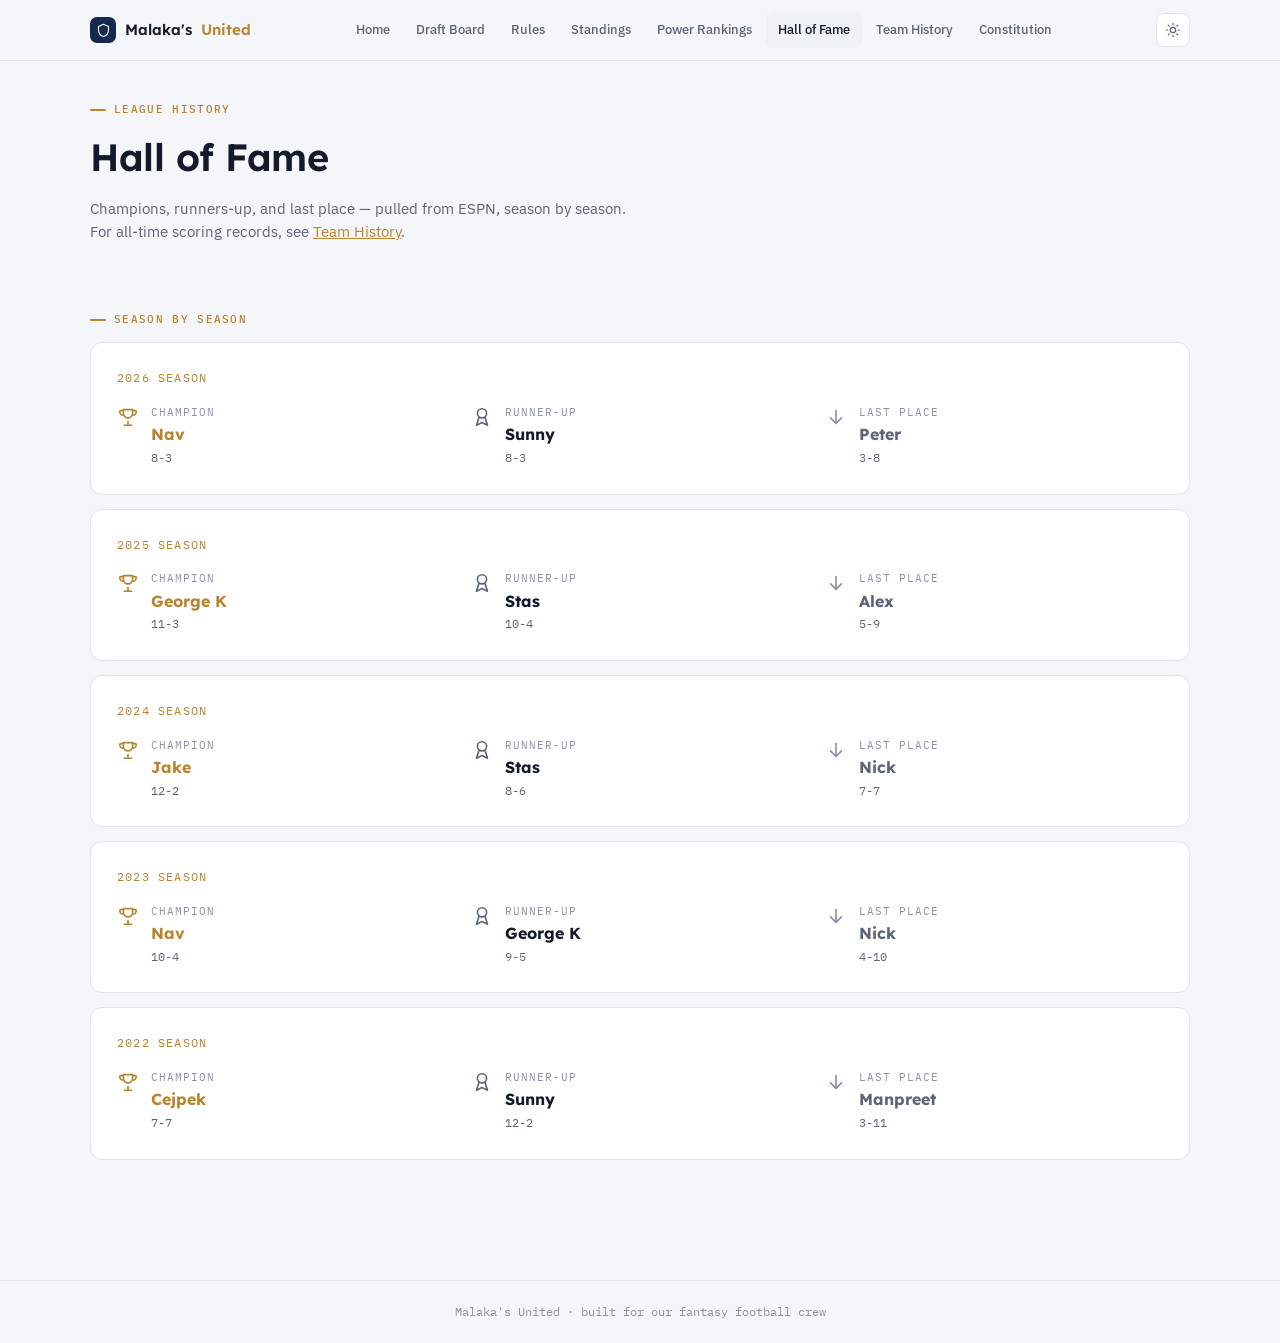
<file: hall-of-fame.html>
<!doctype html>
<html lang="en">
<head>
<meta charset="utf-8">
<meta name="viewport" content="width=device-width, initial-scale=1">
<title>Hall of Fame</title>
<script>(function(){try{var t=localStorage.getItem("malaka-theme");if(t==="light"||t==="dark")document.documentElement.setAttribute("data-theme",t);}catch(e){}})();</script>
<link rel="preconnect" href="https://fonts.googleapis.com">
<link rel="preconnect" href="https://fonts.gstatic.com" crossorigin>
<link href="https://fonts.googleapis.com/css2?family=Lexend:wght@500;600;700&family=IBM+Plex+Sans:wght@400;500;600&family=IBM+Plex+Mono:wght@400;500&display=swap" rel="stylesheet">
<link rel="stylesheet" href="assets/theme.css">
<style>
  .season-year {
    font-family: "IBM Plex Mono", monospace;
    font-size: 12px;
    letter-spacing: 0.1em;
    text-transform: uppercase;
    color: var(--accent);
  }
  .season-podium {
    display: grid;
    grid-template-columns: repeat(auto-fit, minmax(190px, 1fr));
    gap: 16px;
  }
  .podium-slot { display: flex; align-items: flex-start; gap: 12px; }
  .podium-slot .icon { width: 22px; height: 22px; margin-top: 2px; flex: none; }
  .podium-slot .slot-body { display: flex; flex-direction: column; gap: 2px; min-width: 0; }
  .podium-slot .slot-title {
    font-family: "IBM Plex Mono", monospace;
    font-size: 10.5px;
    letter-spacing: 0.1em;
    text-transform: uppercase;
    color: var(--text-faint);
  }
  .podium-slot .slot-name { font-size: 16px; font-weight: 700; font-family: "Lexend", sans-serif; }
  .podium-slot .slot-record {
    font-family: "IBM Plex Mono", monospace;
    font-size: 12px;
    color: var(--text-dim);
  }
  .podium-slot.champion .slot-name { color: var(--accent); }
  .podium-slot.last .slot-name { color: var(--text-dim); }
</style>
</head>
<body>

<header class="navbar">
  <div class="navbar-inner">
    <a class="brand" href="index.html">
      <span class="crest">
        <svg class="icon" viewBox="0 0 24 24"><path d="M12 2 4 5.5v5.5c0 5.2 3.4 9 8 10.5 4.6-1.5 8-5.3 8-10.5V5.5z"/></svg>
      </span>
      Malaka's <em>United</em>
    </a>
    <nav class="nav-links">
      <a href="index.html">Home</a>
      <a href="draft-board.html">Draft Board</a>
      <a href="rules.html">Rules</a>
      <a href="standings.html">Standings</a>
      <a href="power-rankings.html">Power Rankings</a>
      <a href="hall-of-fame.html" class="current">Hall of Fame</a>
      <a href="team-history.html">Team History</a>
      <a href="constitution.html">Constitution</a>
    </nav>
    <div class="nav-right">
      <button class="theme-toggle" type="button">
        <svg class="icon icon-sun" viewBox="0 0 24 24"><circle cx="12" cy="12" r="4"/><path d="M12 2v2M12 20v2M4.9 4.9l1.4 1.4M17.7 17.7l1.4 1.4M2 12h2M20 12h2M4.9 19.1l1.4-1.4M17.7 6.3l1.4-1.4"/></svg>
        <svg class="icon icon-moon" viewBox="0 0 24 24"><path d="M20 14.5A8.5 8.5 0 1 1 9.5 4a7 7 0 0 0 10.5 10.5z"/></svg>
      </button>
      <button class="nav-menu-btn" type="button" aria-label="Menu" aria-expanded="false">
        <svg class="icon" viewBox="0 0 24 24"><line x1="3" y1="6" x2="21" y2="6"/><line x1="3" y1="12" x2="21" y2="12"/><line x1="3" y1="18" x2="21" y2="18"/></svg>
      </button>
    </div>
  </div>
</header>

<main class="page-shell">

  <div class="page-head">
    <div class="eyebrow">League History</div>
    <h1 class="page-title">Hall of Fame</h1>
    <p class="page-sub">Champions, runners-up, and last place &mdash; pulled from ESPN, season by season. For all-time scoring records, see <a href="team-history.html" style="color:var(--accent); text-decoration:underline;">Team History</a>.</p>
  </div>

  <div class="section">
    <div class="eyebrow">Season by Season</div>
    <div class="stack" id="seasonList">
      <div class="empty-state">
        <p>Loading past seasons&hellip;</p>
      </div>
    </div>
  </div>

</main>

<footer class="site-footer">Malaka's United &middot; built for our fantasy football crew</footer>

<script src="assets/theme.js"></script>
<script src="assets/owners.js"></script>
<script>
(function () {
  "use strict";

  var ICON_CHAMPION = '<svg class="icon" style="color:var(--accent)" viewBox="0 0 24 24"><path d="M8 21h8M12 17v4M7 4h10v4a5 5 0 0 1-10 0V4z"/><path d="M7 5H4a1 1 0 0 0-1 1 4 4 0 0 0 4 4M17 5h3a1 1 0 0 1 1 1 4 4 0 0 1-4 4"/></svg>';
  var ICON_RUNNER_UP = '<svg class="icon" style="color:var(--text-dim)" viewBox="0 0 24 24"><circle cx="12" cy="8" r="5"/><path d="M8.5 13 6 21l6-3 6 3-2.5-8"/></svg>';
  var ICON_LAST = '<svg class="icon" style="color:var(--text-faint)" viewBox="0 0 24 24"><line x1="12" y1="5" x2="12" y2="19"/><polyline points="6 13 12 19 18 13"/></svg>';
  var ICON_EMPTY = '<svg class="icon" viewBox="0 0 24 24"><path d="M8 21h8M12 17v4M7 4h10v4a5 5 0 0 1-10 0V4z"/><path d="M7 5H4a1 1 0 0 0-1 1 4 4 0 0 0 4 4M17 5h3a1 1 0 0 1 1 1 4 4 0 0 1-4 4"/></svg>';

  // The season summary (champion/runnerUp/lastPlace) only carries a raw
  // ESPN name, not a teamId — matched back against that season's own team
  // list (which does have teamId) to resolve the sanitized display name.
  function teamIdForName(season, name) {
    var t = (season.teams || []).find(function (x) { return x.name === name; });
    return t ? t.teamId : null;
  }

  function podiumSlotHtml(cls, medal, title, team, season) {
    if (!team) return "";
    var recordStr = team.wins + "-" + team.losses + (team.ties ? "-" + team.ties : "");
    var teamId = teamIdForName(season, team.name);
    var displayName = teamId != null ? displayNameForTeam(teamId, season.season) : team.name;
    return (
      '<div class="podium-slot ' + cls + '">' +
        medal +
        '<div class="slot-body">' +
          '<div class="slot-title">' + title + '</div>' +
          '<div class="slot-name">' + displayName + '</div>' +
          '<div class="slot-record">' + recordStr + '</div>' +
        '</div>' +
      '</div>'
    );
  }

  function seasonCardHtml(s) {
    return (
      '<div class="panel">' +
        '<div class="season-year">' + s.season + ' Season</div>' +
        '<div class="season-podium">' +
          podiumSlotHtml("champion", ICON_CHAMPION, "Champion", s.champion, s) +
          podiumSlotHtml("runner-up", ICON_RUNNER_UP, "Runner-Up", s.runnerUp, s) +
          podiumSlotHtml("last", ICON_LAST, "Last Place", s.lastPlace, s) +
        '</div>' +
      '</div>'
    );
  }

  function renderSeasons(history) {
    var el = document.getElementById("seasonList");
    var seasons = history.seasons || [];

    if (!seasons.length) {
      el.innerHTML =
        '<div class="empty-state">' +
          ICON_EMPTY +
          '<p>No completed past seasons have synced yet. Once a season wraps, its champion, runner-up, and last place finisher will show up here automatically.</p>' +
          '<div class="empty-note">Pulled straight from ESPN, synced every 30 minutes.</div>' +
        '</div>';
      return;
    }

    el.innerHTML = seasons.map(seasonCardHtml).join("");
  }

  fetch("data/espn-history.json?t=" + Date.now(), { cache: "no-store" })
    .then(function (r) { return r.ok ? r.json() : null; })
    .catch(function () { return null; })
    .then(function (history) {
      history = history || { seasons: [] };
      renderSeasons(history);
    });
})();
</script>

</body>
</html>
</file>
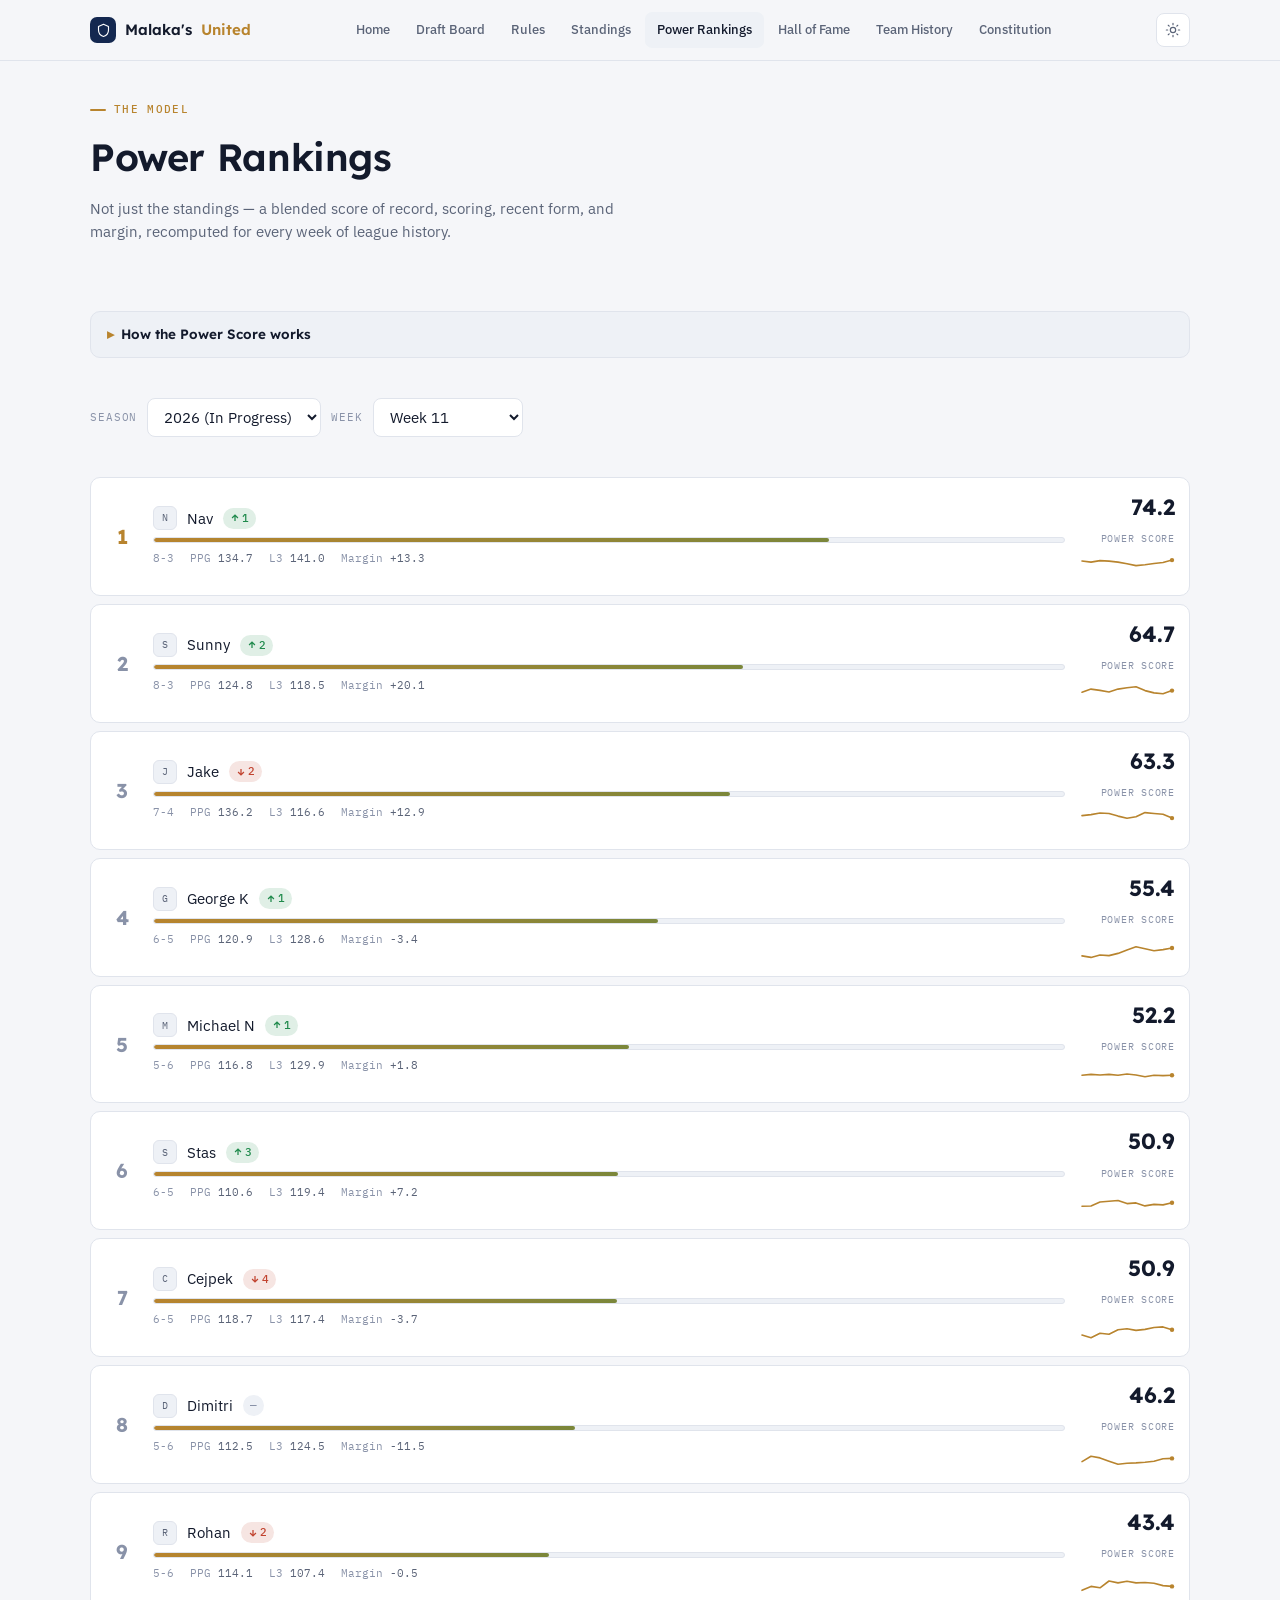
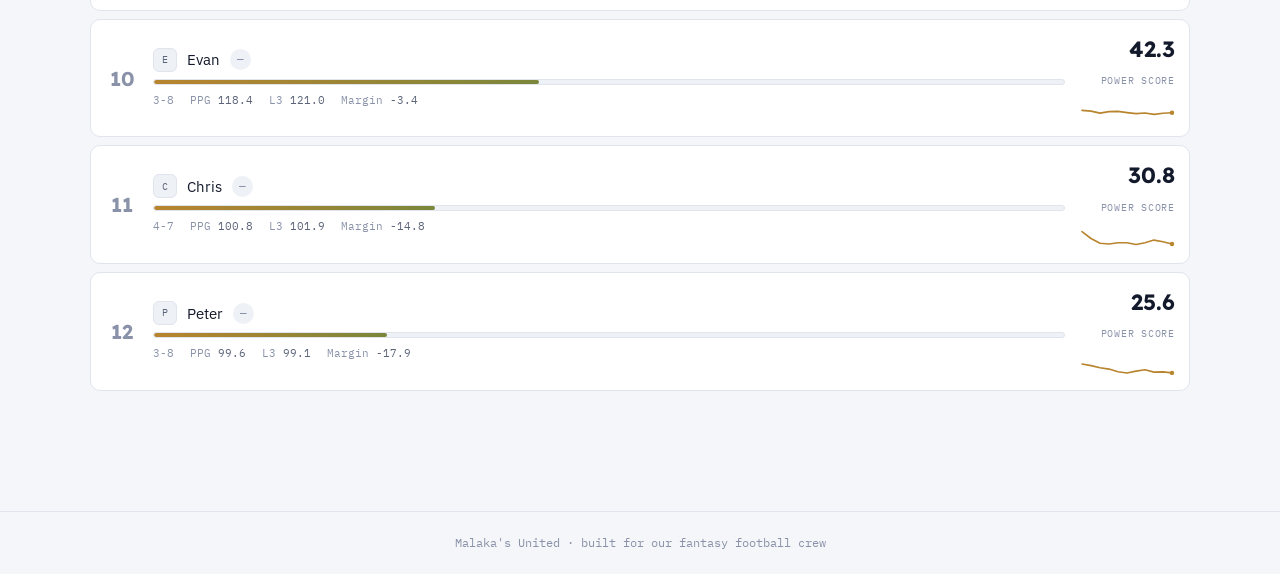
<file: power-rankings.html>
<!doctype html>
<html lang="en">
<head>
<meta charset="utf-8">
<meta name="viewport" content="width=device-width, initial-scale=1">
<title>Power Rankings</title>
<script>(function(){try{var t=localStorage.getItem("malaka-theme");if(t==="light"||t==="dark")document.documentElement.setAttribute("data-theme",t);}catch(e){}})();</script>
<link rel="preconnect" href="https://fonts.googleapis.com">
<link rel="preconnect" href="https://fonts.gstatic.com" crossorigin>
<link href="https://fonts.googleapis.com/css2?family=Lexend:wght@500;600;700&family=IBM+Plex+Sans:wght@400;500;600&family=IBM+Plex+Mono:wght@400;500&display=swap" rel="stylesheet">
<link rel="stylesheet" href="assets/theme.css">
<style>
  .lede { color: var(--text-dim); font-size: 13.5px; max-width: 68ch; margin: -4px 0 0; }

  /* ---- how it works ---- */
  details.how-it-works {
    border: 1px solid var(--border);
    border-radius: 10px;
    background: var(--surface-2);
    padding: 12px 16px;
  }
  details.how-it-works summary {
    cursor: pointer;
    font-family: "Lexend", sans-serif;
    font-weight: 600;
    font-size: 13.5px;
    color: var(--text);
    list-style: none;
  }
  details.how-it-works summary::-webkit-details-marker { display: none; }
  details.how-it-works summary::before {
    content: "▸";
    display: inline-block;
    margin-right: 7px;
    color: var(--accent);
    transition: transform 0.15s ease;
  }
  details.how-it-works[open] summary::before { transform: rotate(90deg); }
  .how-it-works-body {
    margin-top: 10px;
    font-size: 13px;
    color: var(--text-dim);
    line-height: 1.6;
    max-width: 72ch;
  }
  .how-it-works-body ul { margin: 6px 0 0; padding-left: 18px; }
  .how-it-works-body li { margin: 3px 0; }
  .how-it-works-body code { font-family: "IBM Plex Mono", monospace; font-size: 12px; color: var(--accent); }

  /* ---- ranking rows ---- */
  .rank-list { display: flex; flex-direction: column; gap: 8px; }
  .rank-row {
    display: grid;
    grid-template-columns: 34px 1fr auto;
    align-items: center;
    gap: 14px;
    padding: 12px 14px;
    border: 1px solid var(--border);
    border-radius: 10px;
    background: var(--surface);
  }
  .rank-num {
    font-family: "Lexend", sans-serif;
    font-weight: 700;
    font-size: 20px;
    color: var(--text-faint);
    text-align: center;
    font-variant-numeric: tabular-nums;
  }
  .rank-row:nth-child(1) .rank-num { color: var(--accent); }
  .rank-main { display: flex; flex-direction: column; gap: 7px; min-width: 0; }
  .rank-team-line { display: flex; align-items: center; gap: 10px; flex-wrap: wrap; }
  .rank-team-line .team-cell { flex: none; }
  .move-badge {
    font-family: "IBM Plex Mono", monospace;
    font-size: 11px;
    font-weight: 500;
    display: inline-flex;
    align-items: center;
    gap: 2px;
    padding: 2px 7px;
    border-radius: 999px;
  }
  .move-up { color: var(--win); background: color-mix(in srgb, var(--win) 14%, var(--surface)); }
  .move-down { color: var(--loss); background: color-mix(in srgb, var(--loss) 14%, var(--surface)); }
  .move-flat { color: var(--text-faint); background: var(--surface-2); }
  .move-badge svg { width: 10px; height: 10px; }
  .rank-blurb { font-size: 12px; color: var(--text-dim); }
  .rank-stats {
    display: flex;
    gap: 16px;
    font-family: "IBM Plex Mono", monospace;
    font-size: 11px;
    color: var(--text-faint);
    flex-wrap: wrap;
  }
  .rank-stats .stat-num { color: var(--text-dim); font-variant-numeric: tabular-nums; }
  .power-bar-track {
    width: 100%;
    height: 6px;
    border-radius: 999px;
    background: var(--surface-2);
    border: 1px solid var(--border);
    overflow: hidden;
  }
  .power-bar-fill { height: 100%; border-radius: 999px; background: linear-gradient(90deg, var(--accent), color-mix(in srgb, var(--accent) 60%, var(--win))); }

  .rank-side {
    display: flex;
    flex-direction: column;
    align-items: flex-end;
    gap: 8px;
  }
  .power-score-num {
    font-family: "Lexend", sans-serif;
    font-weight: 700;
    font-size: 22px;
    font-variant-numeric: tabular-nums;
    color: var(--text);
  }
  .power-score-label {
    font-family: "IBM Plex Mono", monospace;
    font-size: 9.5px;
    letter-spacing: 0.08em;
    text-transform: uppercase;
    color: var(--text-faint);
    text-align: right;
  }
  .sparkline-svg { display: block; }

  @media (max-width: 620px) {
    .rank-row { grid-template-columns: 26px 1fr; }
    .rank-side { grid-column: 1 / -1; flex-direction: row; align-items: center; justify-content: space-between; margin-top: 4px; }
    .rank-num { font-size: 16px; }
  }
</style>
</head>
<body>

<header class="navbar">
  <div class="navbar-inner">
    <a class="brand" href="index.html">
      <span class="crest">
        <svg class="icon" viewBox="0 0 24 24"><path d="M12 2 4 5.5v5.5c0 5.2 3.4 9 8 10.5 4.6-1.5 8-5.3 8-10.5V5.5z"/></svg>
      </span>
      Malaka's <em>United</em>
    </a>
    <nav class="nav-links">
      <a href="index.html">Home</a>
      <a href="draft-board.html">Draft Board</a>
      <a href="rules.html">Rules</a>
      <a href="standings.html">Standings</a>
      <a href="power-rankings.html" class="current">Power Rankings</a>
      <a href="hall-of-fame.html">Hall of Fame</a>
      <a href="team-history.html">Team History</a>
      <a href="constitution.html">Constitution</a>
    </nav>
    <div class="nav-right">
      <button class="theme-toggle" type="button">
        <svg class="icon icon-sun" viewBox="0 0 24 24"><circle cx="12" cy="12" r="4"/><path d="M12 2v2M12 20v2M4.9 4.9l1.4 1.4M17.7 17.7l1.4 1.4M2 12h2M20 12h2M4.9 19.1l1.4-1.4M17.7 6.3l1.4-1.4"/></svg>
        <svg class="icon icon-moon" viewBox="0 0 24 24"><path d="M20 14.5A8.5 8.5 0 1 1 9.5 4a7 7 0 0 0 10.5 10.5z"/></svg>
      </button>
      <button class="nav-menu-btn" type="button" aria-label="Menu" aria-expanded="false">
        <svg class="icon" viewBox="0 0 24 24"><line x1="3" y1="6" x2="21" y2="6"/><line x1="3" y1="12" x2="21" y2="12"/><line x1="3" y1="18" x2="21" y2="18"/></svg>
      </button>
    </div>
  </div>
</header>

<main class="page-shell">

  <div class="page-head">
    <div class="eyebrow">The Model</div>
    <h1 class="page-title">Power Rankings</h1>
    <p class="page-sub">Not just the standings — a blended score of record, scoring, recent form, and margin, recomputed for every week of league history.</p>
  </div>

  <div class="section">
    <details class="how-it-works">
      <summary>How the Power Score works</summary>
      <div class="how-it-works-body">
        <p>Each team gets a 0–100 Power Score built from four ingredients, each measured against the rest of the league that week:</p>
        <ul>
          <li><strong>Win percentage</strong> (35%) — record so far, ties counted as half a win.</li>
          <li><strong>Season scoring</strong> (25%) — average points per game all season.</li>
          <li><strong>Recent form</strong> (25%) — average points per game over the last 3 weeks, so hot and cold streaks matter.</li>
          <li><strong>Point margin</strong> (15%) — average scoring margin, win or lose.</li>
        </ul>
        <p style="margin-top:8px;">Every ingredient is measured in standard deviations from that week's league average, so it self-balances: in Week 1 records are all 1–0 or 0–1 and barely separate anyone, so scoring and margin naturally carry more weight — record only takes over once there's a real sample to judge it by. 50 is a league-average team; the score just reflects that specific week's field. Regular season only — playoff seeding upsets don't rewrite the story. Each season is scored entirely on its own: a 2022 Week 3 team is measured only against its own 12 opponents that year, never against another season's field, so no year can shift another year's numbers.</p>
      </div>
    </details>
  </div>

  <div class="section">
    <div class="controls-row">
      <label for="seasonSelect">Season</label>
      <select class="control-select" id="seasonSelect"></select>
      <label for="weekSelect">Week</label>
      <select class="control-select" id="weekSelect"></select>
    </div>
  </div>

  <div id="pageBody" class="section">
    <div class="empty-state">
      <svg class="icon" viewBox="0 0 24 24"><polyline points="3 17 9 11 13 15 21 6"/><polyline points="14 6 21 6 21 13"/></svg>
      <p>Loading power rankings&hellip;</p>
    </div>
  </div>

</main>

<footer class="site-footer">Malaka's United &middot; built for our fantasy football crew</footer>

<script src="assets/theme.js"></script>
<script src="assets/owners.js"></script>
<script src="assets/season-utils.js"></script>
<script>
(function () {
  "use strict";

  var CURRENT_SEASON = 2026;
  var STATE = null; // { seasons: [{season, teams, matchups}], standings, ownerIndex, weeklyCache: Map }

  function fmt1(n) { return typeof n === "number" ? n.toFixed(1) : "—"; }
  function clamp(n, lo, hi) { return Math.max(lo, Math.min(hi, n)); }

  // -----------------------------------------------------------------------
  // Stats engine
  // -----------------------------------------------------------------------

  // regularSeasonWeeksFor lives in assets/season-utils.js — espn-history.json
  // now includes playoff/consolation weeks too, so every consumer filters by
  // week itself rather than trusting the data file to have done it.

  function gamesByTeam(season) {
    var regWeeks = regularSeasonWeeksFor(season);
    var map = new Map();
    season.teams.forEach(function (t) { map.set(t.teamId, []); });
    season.matchups
      .filter(function (m) { return m.week <= regWeeks; })
      .slice()
      .sort(function (a, b) { return a.week - b.week; })
      .forEach(function (m) {
        if (map.has(m.homeTeamId)) map.get(m.homeTeamId).push({ week: m.week, pf: m.homeScore, pa: m.awayScore });
        if (map.has(m.awayTeamId)) map.get(m.awayTeamId).push({ week: m.week, pf: m.awayScore, pa: m.homeScore });
      });
    return map;
  }

  function zScores(values) {
    var n = values.length;
    var mean = values.reduce(function (a, b) { return a + b; }, 0) / n;
    var variance = values.reduce(function (a, b) { return a + Math.pow(b - mean, 2); }, 0) / n;
    var sd = Math.sqrt(variance);
    return values.map(function (v) { return sd > 1e-9 ? (v - mean) / sd : 0; });
  }

  function compositeAndScore(rows, weights, keys) {
    var zs = keys.map(function (k) { return zScores(rows.map(function (r) { return r[k]; })); });
    rows.forEach(function (r, i) {
      var z = 0;
      keys.forEach(function (k, ki) { z += weights[ki] * zs[ki][i]; });
      r.compositeZ = z;
      r.powerScore = clamp(50 + z * 15, 1, 99);
    });
    rows.sort(function (a, b) { return b.powerScore - a.powerScore; });
    rows.forEach(function (r, i) { r.rank = i + 1; });
    return rows;
  }

  // Rankings for every regular-season week of a season, 1-indexed
  // (weeklyRankings[0] is unused) so movement/trend lookups are cheap.
  function computeSeasonWeeklyRankings(season) {
    var gbt = gamesByTeam(season);
    var regWeeks = regularSeasonWeeksFor(season);
    var weeklyRankings = [null];
    for (var w = 1; w <= regWeeks; w++) {
      var rows = season.teams.map(function (t) {
        var games = gbt.get(t.teamId).filter(function (g) { return g.week <= w; });
        var gp = games.length;
        var wins = 0, losses = 0, ties = 0, pf = 0, pa = 0;
        games.forEach(function (g) {
          pf += g.pf; pa += g.pa;
          if (g.pf > g.pa) wins++; else if (g.pf < g.pa) losses++; else ties++;
        });
        var recent = games.slice(-3);
        var recentPpg = recent.length ? recent.reduce(function (s, g) { return s + g.pf; }, 0) / recent.length : 0;
        return {
          teamId: t.teamId, name: displayNameForTeam(t.teamId, season.season),
          gp: gp, wins: wins, losses: losses, ties: ties,
          pointsFor: pf, pointsAgainst: pa,
          ppg: gp ? pf / gp : 0,
          winPct: gp ? (wins + 0.5 * ties) / gp : 0,
          recentPpg: recentPpg,
          margin: gp ? (pf - pa) / gp : 0,
        };
      });
      weeklyRankings.push(compositeAndScore(rows, [0.35, 0.25, 0.25, 0.15], ["winPct", "ppg", "recentPpg", "margin"]));
      // (index 0 above is week itself, w, pushed at position w since array starts at [null])
    }
    return weeklyRankings;
  }

  function getSeasonWeekly(season) {
    var key = season.season;
    if (!STATE.weeklyCache.has(key)) STATE.weeklyCache.set(key, computeSeasonWeeklyRankings(season));
    return STATE.weeklyCache.get(key);
  }

  // -----------------------------------------------------------------------
  // Preseason model — based on career performance of whoever currently
  // holds each slot, attributed by real owner (assets/owners.js) so a
  // team that changed hands isn't judged on its former owner's seasons.
  // -----------------------------------------------------------------------

  function computePreseasonRankings(standings, seasons, ownerIndex) {
    var seasonsDesc = seasons.slice().sort(function (a, b) { return b.season - a.season; });

    var rows = standings.teams.map(function (team) {
      var ownerId = currentOwnerIdFor(team.teamId);
      var games = [];
      seasonsDesc.forEach(function (season) {
        var regWeeks = regularSeasonWeeksFor(season);
        season.matchups.filter(function (m) { return m.week <= regWeeks; }).forEach(function (m) {
          if (ownerIdFor(ownerIndex, m.homeTeamId, season.season) === ownerId) games.push({ pf: m.homeScore, pa: m.awayScore });
          if (ownerIdFor(ownerIndex, m.awayTeamId, season.season) === ownerId) games.push({ pf: m.awayScore, pa: m.homeScore });
        });
      });

      var gp = games.length;
      var wins = 0, losses = 0, ties = 0, pf = 0;
      games.forEach(function (g) {
        pf += g.pf;
        if (g.pf > g.pa) wins++; else if (g.pf < g.pa) losses++; else ties++;
      });

      var recent = null;
      outer:
      for (var i = 0; i < seasonsDesc.length; i++) {
        var season = seasonsDesc[i];
        for (var j = 0; j < season.teams.length; j++) {
          var t = season.teams[j];
          if (ownerIdFor(ownerIndex, t.teamId, season.season) === ownerId) {
            recent = { season: season.season, finalRank: t.finalRank || null };
            break outer;
          }
        }
      }

      return {
        teamId: team.teamId, name: displayNameForTeam(team.teamId), logo: team.logo,
        gp: gp, careerWins: wins, careerLosses: losses, careerTies: ties,
        careerWinPct: gp ? (wins + 0.5 * ties) / gp : 0,
        careerPpg: gp ? pf / gp : 0,
        recentFinish: recent,
        finishScore: recent && recent.finalRank ? (13 - recent.finalRank) : 6.5,
      };
    });

    return compositeAndScore(rows, [0.4, 0.3, 0.3], ["careerWinPct", "careerPpg", "finishScore"]);
  }

  // -----------------------------------------------------------------------
  // Rendering
  // -----------------------------------------------------------------------

  function ordinal(n) {
    var s = ["th", "st", "nd", "rd"], v = n % 100;
    return n + (s[(v - 20) % 10] || s[v] || s[0]);
  }

  function moveBadgeHtml(delta) {
    if (delta === null) return '<span class="move-badge move-flat">NEW</span>';
    if (delta === 0) return '<span class="move-badge move-flat">—</span>';
    if (delta > 0) {
      return '<span class="move-badge move-up"><svg viewBox="0 0 24 24" fill="none" stroke="currentColor" stroke-width="3"><path d="M12 19V5M5 12l7-7 7 7"/></svg>' + delta + '</span>';
    }
    return '<span class="move-badge move-down"><svg viewBox="0 0 24 24" fill="none" stroke="currentColor" stroke-width="3"><path d="M12 5v14M5 12l7 7 7-7"/></svg>' + (-delta) + '</span>';
  }

  function sparklineSvg(scores) {
    var w = 96, h = 28, pad = 3;
    if (scores.length < 2) return "";
    var lo = 20, hi = 80; // fixed reference band around the 50-baseline
    var xStep = (w - pad * 2) / (scores.length - 1);
    var pts = scores.map(function (s, i) {
      var x = pad + i * xStep;
      var y = pad + (1 - clamp((s - lo) / (hi - lo), 0, 1)) * (h - pad * 2);
      return x.toFixed(1) + "," + y.toFixed(1);
    });
    var last = pts[pts.length - 1].split(",");
    return (
      '<svg class="sparkline-svg" viewBox="0 0 ' + w + " " + h + '" width="' + w + '" height="' + h + '">' +
        '<polyline points="' + pts.join(" ") + '" fill="none" stroke="var(--accent)" stroke-width="1.6" stroke-linecap="round" stroke-linejoin="round"/>' +
        '<circle cx="' + last[0] + '" cy="' + last[1] + '" r="2.2" fill="var(--accent)"/>' +
      '</svg>'
    );
  }

  function rowHtml(r, opts) {
    var logoHtml = r.logo
      ? '<img src="' + r.logo + '" alt="" loading="lazy">'
      : fallbackLogoHtml(r.name);

    var statsHtml, sparkHtml, blurbHtml, moveHtml;

    if (opts.mode === "weekly") {
      statsHtml =
        '<span>' + r.wins + '-' + r.losses + (r.ties ? '-' + r.ties : '') + '</span>' +
        '<span>PPG <span class="stat-num">' + fmt1(r.ppg) + '</span></span>' +
        '<span>L3 <span class="stat-num">' + fmt1(r.recentPpg) + '</span></span>' +
        '<span>Margin <span class="stat-num">' + (r.margin >= 0 ? "+" : "") + fmt1(r.margin) + '</span></span>';
      sparkHtml = sparklineSvg(opts.trend || []);
      blurbHtml = "";
      moveHtml = moveBadgeHtml(opts.delta);
    } else {
      var finishText = r.recentFinish && r.recentFinish.finalRank
        ? "Finished " + ordinal(r.recentFinish.finalRank) + " in " + r.recentFinish.season
        : "No prior finish on record";
      statsHtml =
        '<span>Career ' + r.careerWins + '-' + r.careerLosses + (r.careerTies ? '-' + r.careerTies : '') + '</span>' +
        '<span>Career PPG <span class="stat-num">' + fmt1(r.careerPpg) + '</span></span>';
      sparkHtml = "";
      blurbHtml = '<div class="rank-blurb">' + finishText + '</div>';
      moveHtml = "";
    }

    return (
      '<div class="rank-row">' +
        '<div class="rank-num">' + r.rank + '</div>' +
        '<div class="rank-main">' +
          '<div class="rank-team-line">' +
            '<span class="team-cell">' + logoHtml + '<span>' + r.name + '</span></span>' +
            moveHtml +
          '</div>' +
          blurbHtml +
          '<div class="power-bar-track"><div class="power-bar-fill" style="width:' + r.powerScore + '%"></div></div>' +
          '<div class="rank-stats">' + statsHtml + '</div>' +
        '</div>' +
        '<div class="rank-side">' +
          '<div class="power-score-num">' + r.powerScore.toFixed(1) + '</div>' +
          '<div class="power-score-label">Power Score</div>' +
          sparkHtml +
        '</div>' +
      '</div>'
    );
  }

  function renderWeekly(season, week) {
    var weeklyRankings = getSeasonWeekly(season);
    var current = weeklyRankings[week];
    var previous = week > 1 ? weeklyRankings[week - 1] : null;
    var prevRankById = new Map();
    if (previous) previous.forEach(function (r) { prevRankById.set(r.teamId, r.rank); });

    var html = current.map(function (r) {
      var trend = [];
      for (var w = 1; w <= week; w++) {
        var found = weeklyRankings[w].filter(function (x) { return x.teamId === r.teamId; })[0];
        if (found) trend.push(found.powerScore);
      }
      var delta = previous ? (prevRankById.has(r.teamId) ? prevRankById.get(r.teamId) - r.rank : null) : null;
      return rowHtml(r, { mode: "weekly", delta: delta, trend: trend });
    }).join("");

    document.getElementById("pageBody").innerHTML = '<div class="rank-list">' + html + '</div>';
  }

  function renderPreseason() {
    var rows = computePreseasonRankings(STATE.standings, STATE.seasons, STATE.ownerIndex);
    var html = rows.map(function (r) { return rowHtml(r, { mode: "preseason" }); }).join("");
    document.getElementById("pageBody").innerHTML = '<div class="rank-list">' + html + '</div>';
  }

  function render() {
    var seasonVal = document.getElementById("seasonSelect").value;
    var season = Number(seasonVal);
    if (season === CURRENT_SEASON && !STATE.hasCurrentSeasonData) {
      renderPreseason();
      return;
    }
    var seasonObj = STATE.seasons.filter(function (s) { return s.season === season; })[0];
    if (!seasonObj) return;
    var week = Number(document.getElementById("weekSelect").value);
    renderWeekly(seasonObj, week);
  }

  function wireWeekOptions() {
    var seasonVal = Number(document.getElementById("seasonSelect").value);
    var weekSelect = document.getElementById("weekSelect");
    if (seasonVal === CURRENT_SEASON && !STATE.hasCurrentSeasonData) {
      weekSelect.innerHTML = '<option value="0">Preseason</option>';
      weekSelect.disabled = true;
      return;
    }
    weekSelect.disabled = false;
    var seasonObj = STATE.seasons.filter(function (s) { return s.season === seasonVal; })[0];
    var regWeeks = seasonObj ? regularSeasonWeeksFor(seasonObj) : 0;
    var opts = [];
    for (var w = regWeeks; w >= 1; w--) opts.push('<option value="' + w + '">Week ' + w + '</option>');
    weekSelect.innerHTML = opts.join("");
  }

  function init(standings, historySeasons) {
    // Once the current season has a real synced result, it flows through
    // the normal per-week view like any other season — the "(Preseason)"
    // placeholder (a career-history-only projection with no real games to
    // show) only makes sense before that, and disappears the same week
    // real data shows up. No manual step needed either way.
    var hasCurrentSeasonData = historySeasons.some(function (s) { return s.season === CURRENT_SEASON; });

    STATE = {
      standings: standings,
      seasons: historySeasons,
      ownerIndex: buildOwnerIndex(),
      weeklyCache: new Map(),
      hasCurrentSeasonData: hasCurrentSeasonData,
    };

    var seasonNums = historySeasons.map(function (s) { return s.season; }).sort(function (a, b) { return b - a; });
    var seasonSelect = document.getElementById("seasonSelect");
    var opts = hasCurrentSeasonData ? [] : ['<option value="' + CURRENT_SEASON + '">' + CURRENT_SEASON + ' (Preseason)</option>'];
    seasonNums.forEach(function (s) {
      var label = s === CURRENT_SEASON ? s + " (In Progress)" : String(s);
      opts.push('<option value="' + s + '">' + label + '</option>');
    });
    seasonSelect.innerHTML = opts.join("");

    wireWeekOptions();
    render();

    seasonSelect.addEventListener("change", function () { wireWeekOptions(); render(); });
    document.getElementById("weekSelect").addEventListener("change", render);
  }

  Promise.all([
    fetch("data/espn-standings.json?t=" + Date.now(), { cache: "no-store" }).then(function (r) { return r.ok ? r.json() : null; }).catch(function () { return null; }),
    fetch("data/espn-history.json?t=" + Date.now(), { cache: "no-store" }).then(function (r) { return r.ok ? r.json() : null; }).catch(function () { return null; }),
  ]).then(function (results) {
    var standings = results[0];
    var history = results[1] || { seasons: [] };
    if (!standings || !history.seasons.length) {
      document.getElementById("pageBody").innerHTML =
        '<div class="empty-state"><svg class="icon" viewBox="0 0 24 24"><circle cx="12" cy="12" r="10"/><line x1="12" y1="8" x2="12" y2="12"/><line x1="12" y1="16" x2="12.01" y2="16"/></svg><p>Couldn&rsquo;t load league data. Try refreshing.</p></div>';
      return;
    }
    init(standings, history.seasons);
  });
})();
</script>

</body>
</html>
</file>
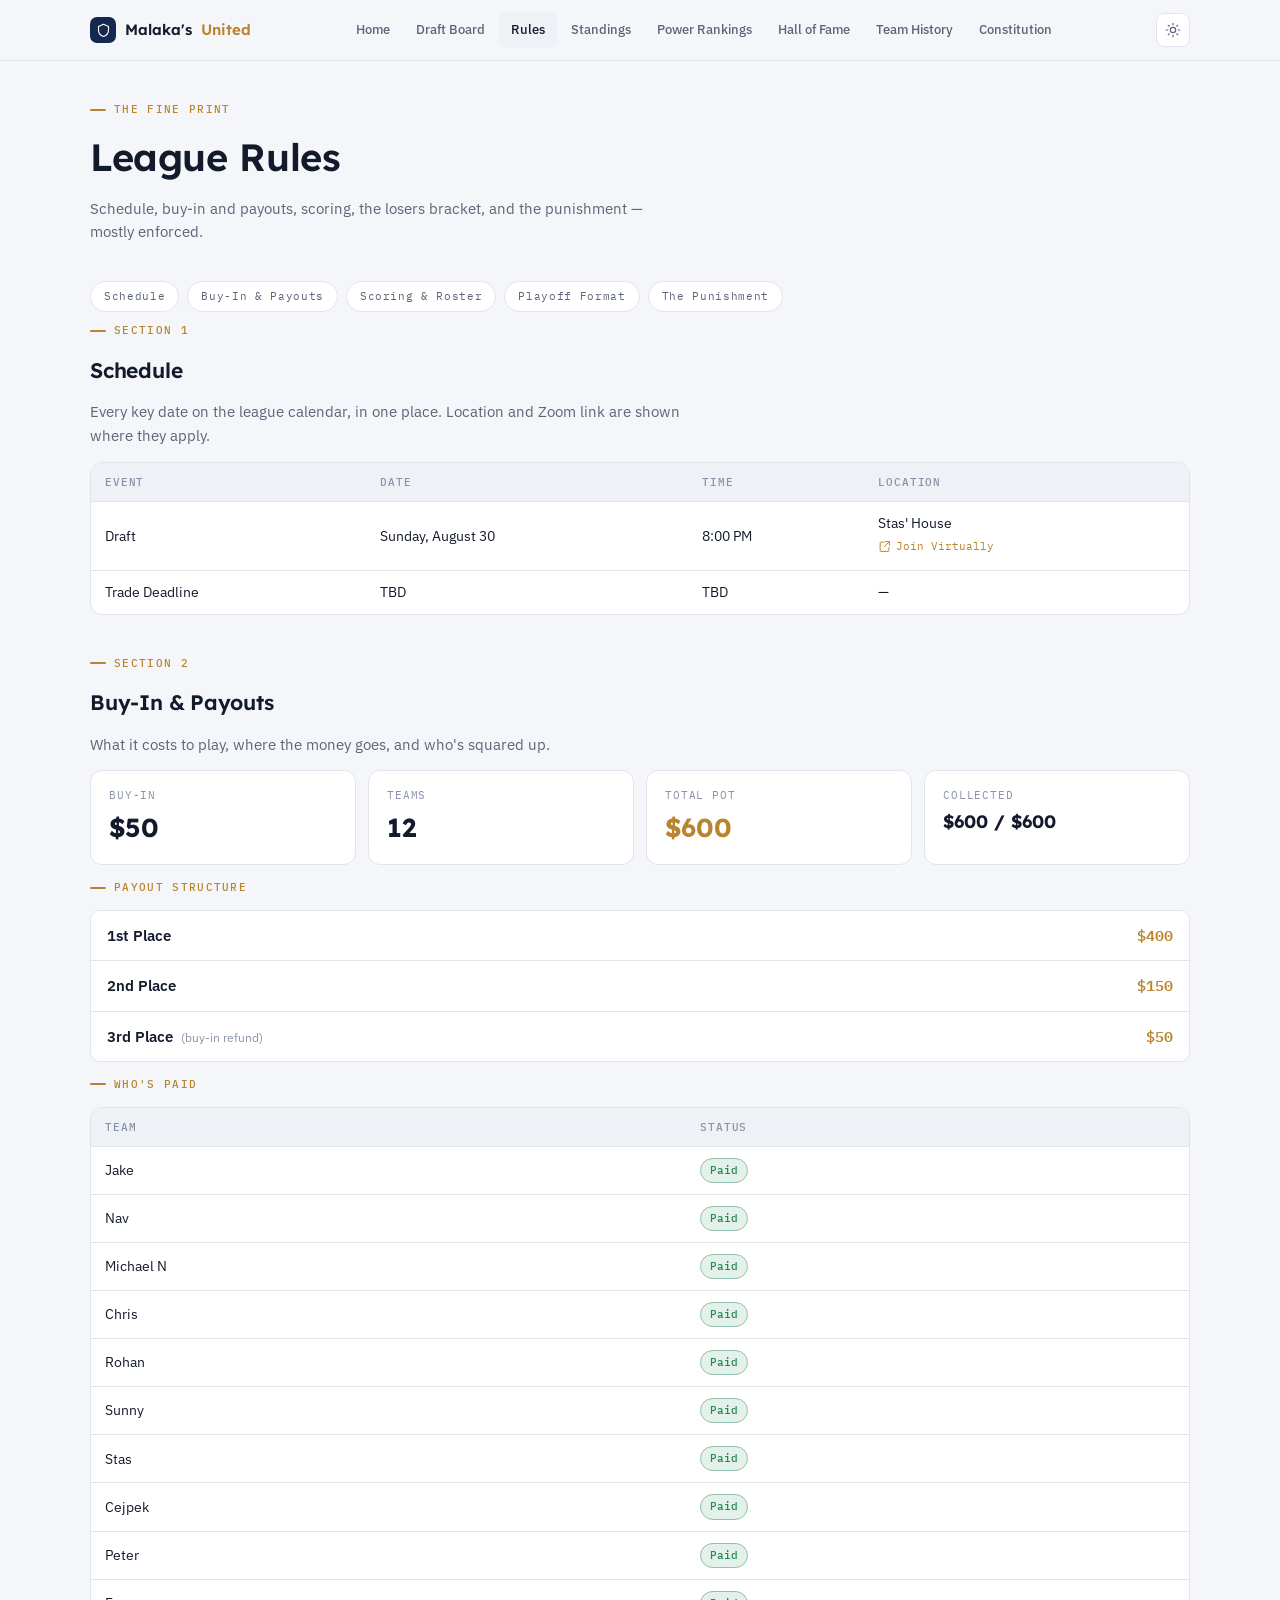
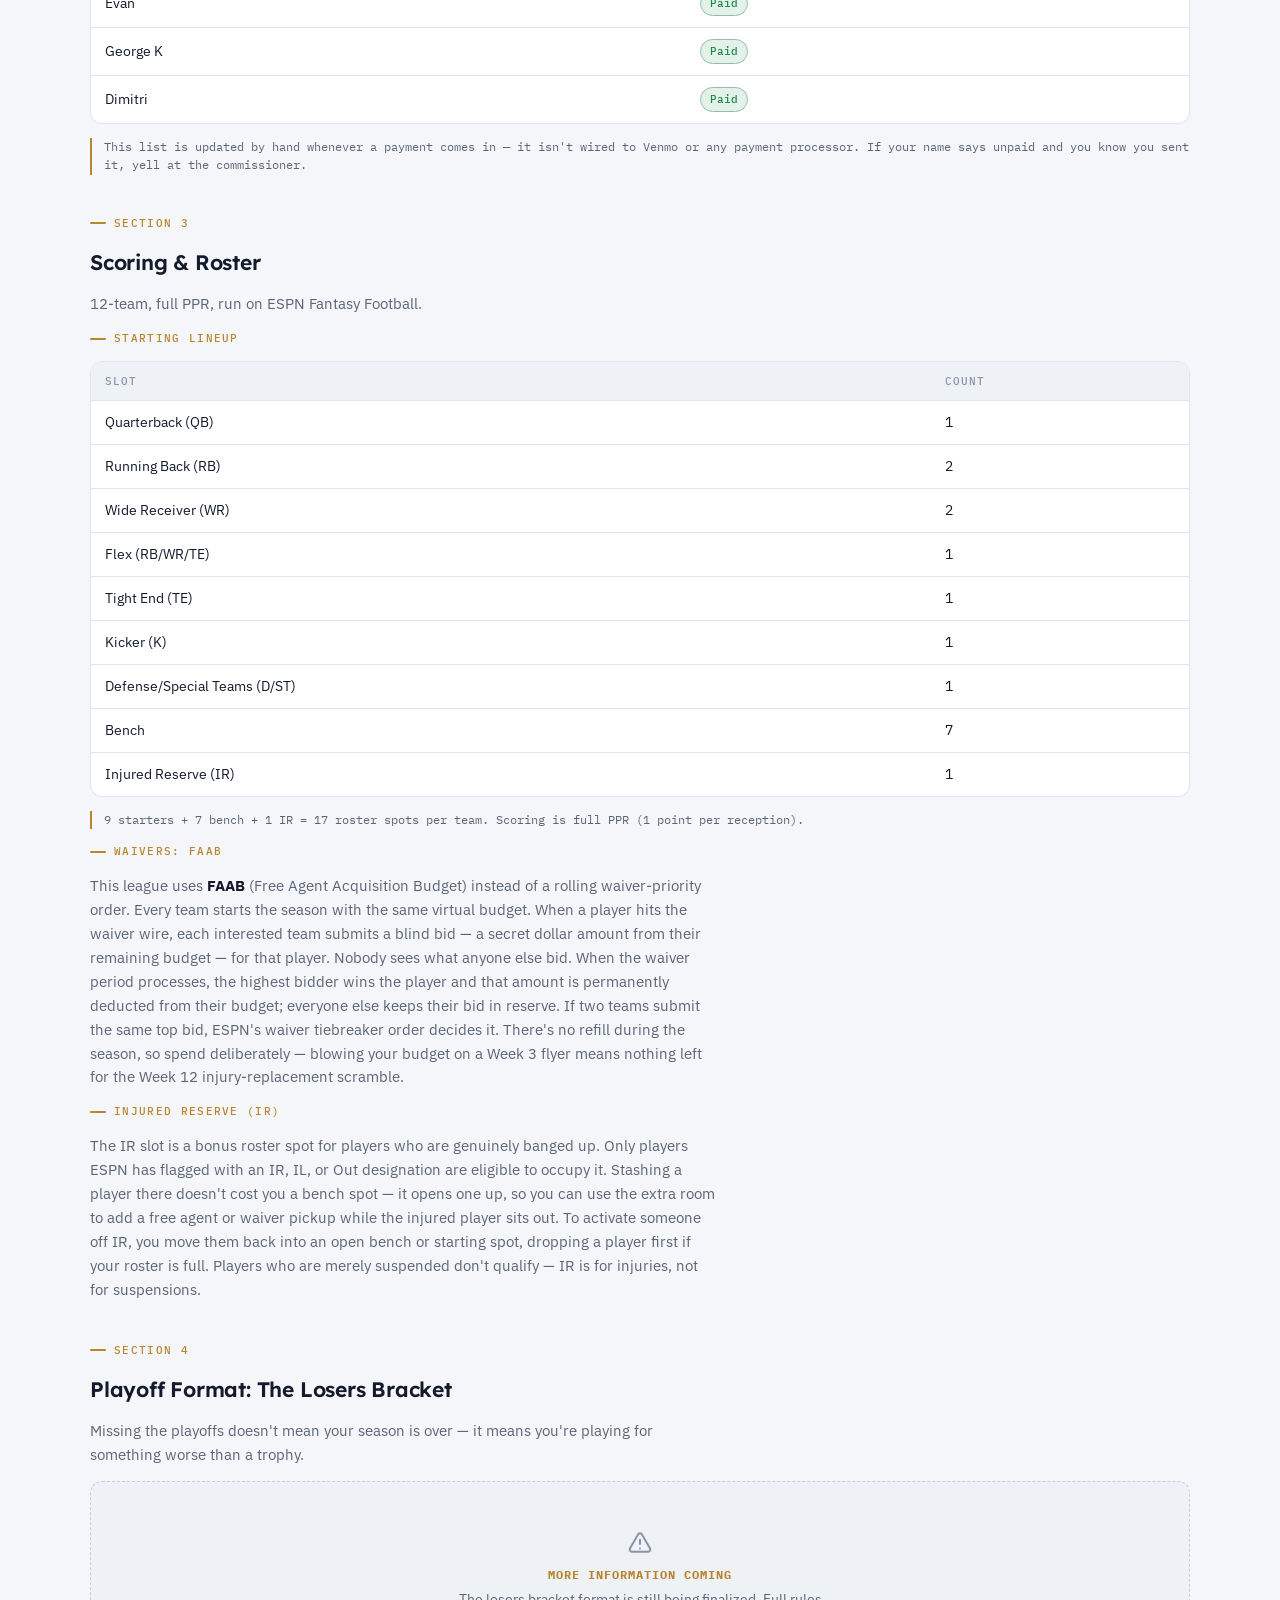
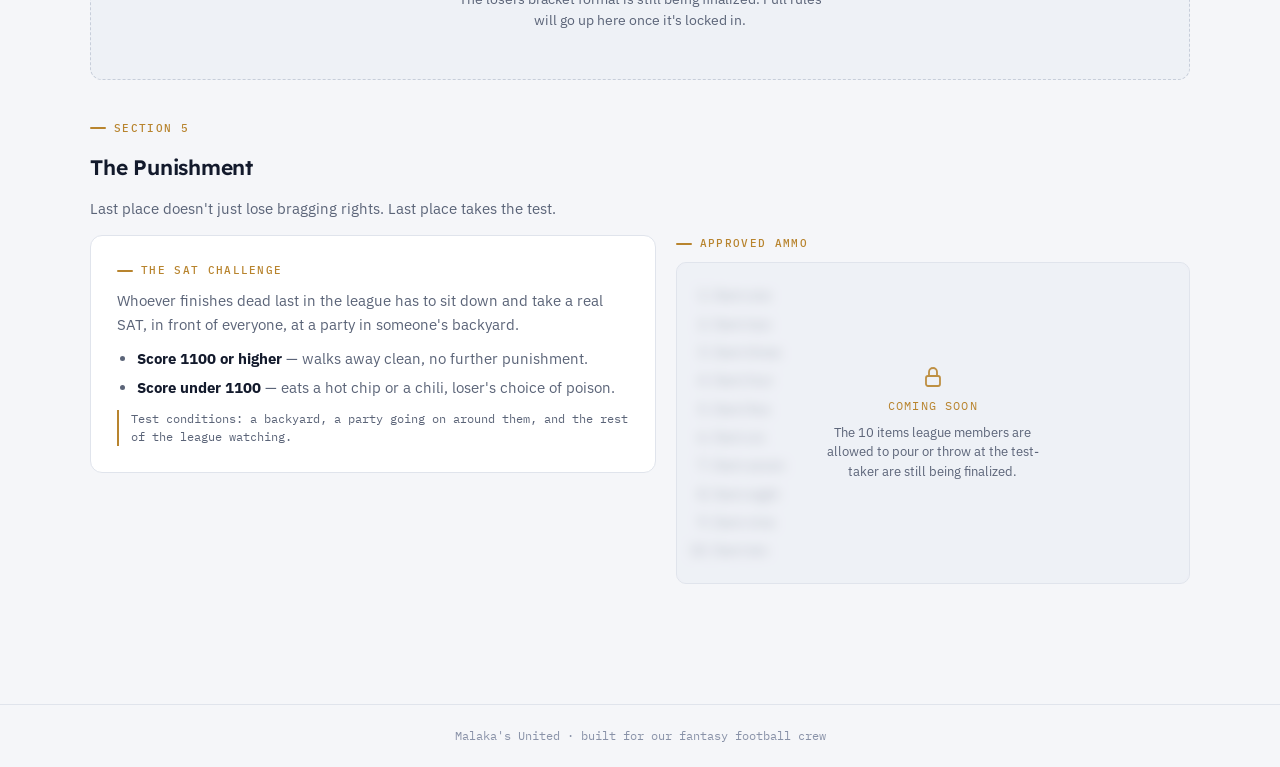
<file: rules.html>
<!doctype html>
<html lang="en">
<head>
<meta charset="utf-8">
<meta name="viewport" content="width=device-width, initial-scale=1">
<title>League Rules</title>
<script>(function(){try{var t=localStorage.getItem("malaka-theme");if(t==="light"||t==="dark")document.documentElement.setAttribute("data-theme",t);}catch(e){}})();</script>
<link rel="preconnect" href="https://fonts.googleapis.com">
<link rel="preconnect" href="https://fonts.gstatic.com" crossorigin>
<link href="https://fonts.googleapis.com/css2?family=Lexend:wght@500;600;700&family=IBM+Plex+Sans:wght@400;500;600&family=IBM+Plex+Mono:wght@400;500&display=swap" rel="stylesheet">
<link rel="stylesheet" href="assets/theme.css">
<style>
  .toc-row {
    display: flex;
    flex-wrap: wrap;
    gap: 8px;
    position: sticky;
    top: 60px;
    z-index: 20;
    background: color-mix(in srgb, var(--bg) 92%, transparent);
    backdrop-filter: blur(8px);
    padding: 10px 0;
  }
  .toc-row a {
    font-family: "IBM Plex Mono", monospace;
    font-size: 11px;
    letter-spacing: 0.06em;
    text-decoration: none;
    color: var(--text-dim);
    border: 1px solid var(--border);
    background: var(--surface);
    border-radius: 999px;
    padding: 6px 13px;
    transition: color 0.15s ease, border-color 0.15s ease;
  }
  .toc-row a:hover { color: var(--accent); border-color: var(--accent); }

  .rule-section { scroll-margin-top: 108px; }
  .rule-section h2 { font-size: 21px; }

  .zoom-link {
    display: inline-flex;
    align-items: center;
    gap: 5px;
    font-family: "IBM Plex Mono", monospace;
    font-size: 11px;
    color: var(--accent);
    text-decoration: none;
    margin-top: 4px;
  }
  .zoom-link:hover { text-decoration: underline; }
  .zoom-link .icon { width: 13px; height: 13px; }

  .payout-list {
    display: flex;
    flex-direction: column;
    border: 1px solid var(--border);
    border-radius: 10px;
    overflow: hidden;
  }
  .payout-row {
    display: flex;
    justify-content: space-between;
    align-items: center;
    padding: 13px 16px;
    background: var(--surface);
  }
  .payout-row:not(:last-child) { border-bottom: 1px solid var(--border); }
  .payout-row .place { font-weight: 600; }
  .payout-row .amount { font-family: "IBM Plex Mono", monospace; font-variant-numeric: tabular-nums; color: var(--accent); font-weight: 600; }
  .payout-row .pct { color: var(--text-faint); font-size: 12px; margin-left: 8px; font-weight: 400; }

  .note {
    font-family: "IBM Plex Mono", monospace;
    font-size: 11.5px;
    line-height: 1.6;
    color: var(--text-dim);
    border-left: 2px solid var(--accent);
    padding-left: 12px;
  }
  .prose { font-size: 14.5px; line-height: 1.65; color: var(--text-dim); max-width: 70ch; margin: 0; }
  .prose strong { color: var(--text); }

  .punishment-grid {
    display: grid;
    grid-template-columns: 1.1fr 1fr;
    gap: 20px;
    align-items: start;
  }
  @media (max-width: 720px) {
    .punishment-grid { grid-template-columns: 1fr; }
  }
  .punishment-challenge, .punishment-ammo { display: flex; flex-direction: column; gap: 10px; }
  .punishment-challenge ul {
    margin: 0;
    padding-left: 20px;
    display: flex;
    flex-direction: column;
    gap: 6px;
  }
  .punishment-challenge li { font-size: 14.5px; line-height: 1.6; color: var(--text-dim); }

  .ammo-blur {
    position: relative;
    border: 1px solid var(--border);
    border-radius: 10px;
    background: var(--surface-2);
    overflow: hidden;
    min-height: 240px;
  }
  .ammo-blur ol {
    margin: 0;
    padding: 18px 18px 18px 36px;
    filter: blur(6px);
    user-select: none;
    color: var(--text-dim);
    font-size: 13.5px;
    line-height: 2.1;
  }
  .ammo-overlay {
    position: absolute;
    inset: 0;
    display: flex;
    flex-direction: column;
    align-items: center;
    justify-content: center;
    gap: 8px;
    text-align: center;
    padding: 20px;
    background: color-mix(in srgb, var(--surface-2) 55%, transparent);
    backdrop-filter: blur(1px);
  }
  .ammo-overlay .icon { width: 24px; height: 24px; color: var(--accent); opacity: 0.9; }
  .ammo-overlay .locked-title {
    font-family: "IBM Plex Mono", monospace;
    font-size: 11.5px;
    letter-spacing: 0.1em;
    text-transform: uppercase;
    color: var(--accent);
  }
  .ammo-overlay p { margin: 0; font-size: 12.5px; color: var(--text-dim); max-width: 30ch; }
</style>
</head>
<body>

<header class="navbar">
  <div class="navbar-inner">
    <a class="brand" href="index.html">
      <span class="crest">
        <svg class="icon" viewBox="0 0 24 24"><path d="M12 2 4 5.5v5.5c0 5.2 3.4 9 8 10.5 4.6-1.5 8-5.3 8-10.5V5.5z"/></svg>
      </span>
      Malaka's <em>United</em>
    </a>
    <nav class="nav-links">
      <a href="index.html">Home</a>
      <a href="draft-board.html">Draft Board</a>
      <a href="rules.html" class="current">Rules</a>
      <a href="standings.html">Standings</a>
      <a href="power-rankings.html">Power Rankings</a>
      <a href="hall-of-fame.html">Hall of Fame</a>
      <a href="team-history.html">Team History</a>
      <a href="constitution.html">Constitution</a>
    </nav>
    <div class="nav-right">
      <button class="theme-toggle" type="button">
        <svg class="icon icon-sun" viewBox="0 0 24 24"><circle cx="12" cy="12" r="4"/><path d="M12 2v2M12 20v2M4.9 4.9l1.4 1.4M17.7 17.7l1.4 1.4M2 12h2M20 12h2M4.9 19.1l1.4-1.4M17.7 6.3l1.4-1.4"/></svg>
        <svg class="icon icon-moon" viewBox="0 0 24 24"><path d="M20 14.5A8.5 8.5 0 1 1 9.5 4a7 7 0 0 0 10.5 10.5z"/></svg>
      </button>
      <button class="nav-menu-btn" type="button" aria-label="Menu" aria-expanded="false">
        <svg class="icon" viewBox="0 0 24 24"><line x1="3" y1="6" x2="21" y2="6"/><line x1="3" y1="12" x2="21" y2="12"/><line x1="3" y1="18" x2="21" y2="18"/></svg>
      </button>
    </div>
  </div>
</header>

<main class="page-shell">

  <div class="page-head">
    <div class="eyebrow">The Fine Print</div>
    <h1 class="page-title">League Rules</h1>
    <p class="page-sub">Schedule, buy-in and payouts, scoring, the losers bracket, and the punishment — mostly enforced.</p>
  </div>

  <nav class="toc-row">
    <a href="#schedule">Schedule</a>
    <a href="#buyin">Buy-In &amp; Payouts</a>
    <a href="#scoring">Scoring &amp; Roster</a>
    <a href="#playoffs">Playoff Format</a>
    <a href="#punishment">The Punishment</a>
  </nav>

  <section class="section rule-section" id="schedule">
    <div class="eyebrow">Section 1</div>
    <h2>Schedule</h2>
    <p class="prose">Every key date on the league calendar, in one place. Location and Zoom link are shown where they apply.</p>
    <div class="panel" style="padding: 0;">
      <div class="table-wrap">
        <table id="scheduleTable">
          <thead>
            <tr><th>Event</th><th>Date</th><th>Time</th><th>Location</th></tr>
          </thead>
          <tbody></tbody>
        </table>
      </div>
    </div>
  </section>

  <section class="section rule-section" id="buyin">
    <div class="eyebrow">Section 2</div>
    <h2>Buy-In &amp; Payouts</h2>
    <p class="prose">What it costs to play, where the money goes, and who's squared up.</p>

    <div class="stat-grid">
      <div class="stat-tile"><div class="stat-label">Buy-In</div><div class="stat-value" id="buyinValue">—</div></div>
      <div class="stat-tile"><div class="stat-label">Teams</div><div class="stat-value" id="teamCountValue">—</div></div>
      <div class="stat-tile"><div class="stat-label">Total Pot</div><div class="stat-value" style="color: var(--accent);" id="potValue">—</div></div>
      <div class="stat-tile"><div class="stat-label">Collected</div><div class="stat-value" id="collectedValue" style="font-size: 18px;">—</div></div>
    </div>

    <div class="stack">
      <div class="eyebrow">Payout Structure</div>
      <div class="payout-list" id="payoutList"></div>
    </div>

    <div class="stack">
      <div class="eyebrow">Who's Paid</div>
      <div class="panel" style="padding: 0;">
        <div class="table-wrap">
          <table id="paymentTable">
            <thead><tr><th>Team</th><th>Status</th></tr></thead>
            <tbody></tbody>
          </table>
        </div>
      </div>
      <p class="note">This list is updated by hand whenever a payment comes in — it isn't wired to Venmo or any payment processor. If your name says unpaid and you know you sent it, yell at the commissioner.</p>
    </div>
  </section>

  <section class="section rule-section" id="scoring">
    <div class="eyebrow">Section 3</div>
    <h2>Scoring &amp; Roster</h2>
    <p class="prose">12-team, full PPR, run on ESPN Fantasy Football.</p>

    <div class="stack">
      <div class="eyebrow">Starting Lineup</div>
      <div class="panel" style="padding: 0;">
        <div class="table-wrap">
          <table>
            <thead><tr><th>Slot</th><th>Count</th></tr></thead>
            <tbody>
              <tr><td>Quarterback (QB)</td><td class="num">1</td></tr>
              <tr><td>Running Back (RB)</td><td class="num">2</td></tr>
              <tr><td>Wide Receiver (WR)</td><td class="num">2</td></tr>
              <tr><td>Flex (RB/WR/TE)</td><td class="num">1</td></tr>
              <tr><td>Tight End (TE)</td><td class="num">1</td></tr>
              <tr><td>Kicker (K)</td><td class="num">1</td></tr>
              <tr><td>Defense/Special Teams (D/ST)</td><td class="num">1</td></tr>
              <tr><td>Bench</td><td class="num">7</td></tr>
              <tr><td>Injured Reserve (IR)</td><td class="num">1</td></tr>
            </tbody>
          </table>
        </div>
      </div>
      <p class="note">9 starters + 7 bench + 1 IR = 17 roster spots per team. Scoring is full PPR (1 point per reception).</p>
    </div>

    <div class="stack">
      <div class="eyebrow">Waivers: FAAB</div>
      <p class="prose">
        This league uses <strong>FAAB</strong> (Free Agent Acquisition Budget) instead of a
        rolling waiver-priority order. Every team starts the season with the same virtual budget. When a player hits
        the waiver wire, each interested team submits a blind bid — a secret dollar amount from their remaining
        budget — for that player. Nobody sees what anyone else bid. When the waiver period processes, the highest
        bidder wins the player and that amount is permanently deducted from their budget; everyone else keeps their
        bid in reserve. If two teams submit the same top bid, ESPN's waiver tiebreaker order decides it. There's no
        refill during the season, so spend deliberately — blowing your budget on a Week 3 flyer means nothing left
        for the Week 12 injury-replacement scramble.
      </p>
    </div>

    <div class="stack">
      <div class="eyebrow">Injured Reserve (IR)</div>
      <p class="prose">
        The IR slot is a bonus roster spot for players who are genuinely banged up. Only players ESPN has flagged
        with an IR, IL, or Out designation are eligible to occupy it. Stashing a player there doesn't cost you a
        bench spot — it opens one up, so you can use the extra room to add a free agent or waiver pickup while
        the injured player sits out. To activate someone off IR, you move them back into an open bench or starting
        spot, dropping a player first if your roster is full. Players who are merely suspended don't qualify —
        IR is for injuries, not for suspensions.
      </p>
    </div>
  </section>

  <section class="section rule-section" id="playoffs">
    <div class="eyebrow">Section 4</div>
    <h2>Playoff Format: The Losers Bracket</h2>
    <p class="prose">Missing the playoffs doesn't mean your season is over — it means you're playing for something worse than a trophy.</p>
    <div class="empty-state">
      <svg class="icon" viewBox="0 0 24 24"><path d="M12 9v4M12 17h.01M10.3 3.9 2.7 17a2 2 0 0 0 1.7 3h15.2a2 2 0 0 0 1.7-3L13.7 3.9a2 2 0 0 0-3.4 0z"/></svg>
      <p><strong style="color: var(--accent); font-family: 'IBM Plex Mono', monospace; font-size: 12px; letter-spacing: 0.08em; text-transform: uppercase; display: block; margin-bottom: 4px;">More Information Coming</strong>The losers bracket format is still being finalized. Full rules will go up here once it's locked in.</p>
    </div>
  </section>

  <section class="section rule-section" id="punishment">
    <div class="eyebrow">Section 5</div>
    <h2>The Punishment</h2>
    <p class="prose">Last place doesn't just lose bragging rights. Last place takes the test.</p>

    <div class="punishment-grid">
      <div class="panel punishment-challenge">
        <div class="eyebrow">The SAT Challenge</div>
        <p class="prose">
          Whoever finishes dead last in the league has to sit down and take a real SAT, in front of everyone,
          at a party in someone's backyard.
        </p>
        <ul>
          <li><strong style="color: var(--text);">Score 1100 or higher</strong> — walks away clean, no further punishment.</li>
          <li><strong style="color: var(--text);">Score under 1100</strong> — eats a hot chip or a chili, loser's choice of poison.</li>
        </ul>
        <p class="note">Test conditions: a backyard, a party going on around them, and the rest of the league watching.</p>
      </div>

      <div class="punishment-ammo">
        <div class="eyebrow">Approved Ammo</div>
        <div class="ammo-blur">
          <ol>
            <li>Item one</li>
            <li>Item two</li>
            <li>Item three</li>
            <li>Item four</li>
            <li>Item five</li>
            <li>Item six</li>
            <li>Item seven</li>
            <li>Item eight</li>
            <li>Item nine</li>
            <li>Item ten</li>
          </ol>
          <div class="ammo-overlay">
            <svg class="icon" viewBox="0 0 24 24"><rect x="5" y="11" width="14" height="10" rx="2"/><path d="M8 11V7a4 4 0 0 1 8 0v4"/></svg>
            <div class="locked-title">Coming Soon</div>
            <p>The 10 items league members are allowed to pour or throw at the test-taker are still being finalized.</p>
          </div>
        </div>
      </div>
    </div>
  </section>

</main>

<footer class="site-footer">Malaka's United &middot; built for our fantasy football crew</footer>

<script src="assets/theme.js"></script>
<script>
(function () {
  "use strict";

  // ---- EDIT THIS SECTION to update league info -------------------------
  // Schedule now lives in data/schedule.json (shared with the countdown timer on the home page).

  var BUYIN = 50;         // dollars per team
  var TEAM_COUNT = 12;

  var PAYOUT_SPLIT = [
    { place: "1st Place", amount: 400 },
    { place: "2nd Place", amount: 150 },
    { place: "3rd Place", amount: 50, note: "buy-in refund" }
  ];

  var PAYMENTS = [
    { name: "Jake", paid: true },
    { name: "Nav", paid: true },
    { name: "Michael N", paid: true },
    { name: "Chris", paid: true },
    { name: "Rohan", paid: true },
    { name: "Sunny", paid: true },
    { name: "Stas", paid: true },
    { name: "Cejpek", paid: true },
    { name: "Peter", paid: true },
    { name: "Evan", paid: true },
    { name: "George K", paid: true },
    { name: "Dimitri", paid: true }
  ];

  // ------------------------------------------------------------------------

  function money(n) {
    return "$" + n.toLocaleString("en-US");
  }

  function renderSchedule(schedule) {
    var tbody = document.querySelector("#scheduleTable tbody");
    tbody.innerHTML = "";

    if (!schedule || !schedule.length) {
      tbody.innerHTML = '<tr><td colspan="4">Schedule not available right now.</td></tr>';
      return;
    }

    var now = new Date();
    var nextEvent = schedule
      .filter(function (row) { return row.datetime && new Date(row.datetime) > now; })
      .sort(function (a, b) { return new Date(a.datetime) - new Date(b.datetime); })[0];

    schedule.forEach(function (row) {
      var tr = document.createElement("tr");
      if (nextEvent && row === nextEvent) {
        tr.style.color = "var(--accent)";
        tr.style.fontWeight = "600";
      }

      var locationCell = row.location ? row.location : (row.zoom ? "Video call" : "&mdash;");
      var zoomHtml = row.zoom
        ? '<br><a class="zoom-link" href="' + row.zoom + '" target="_blank" rel="noopener"><svg class="icon" viewBox="0 0 24 24"><path d="M14 3h7v7M21 3l-9 9M20 14v6a1 1 0 0 1-1 1H5a1 1 0 0 1-1-1V5a1 1 0 0 1 1-1h6"/></svg> Join Virtually</a>'
        : "";

      tr.innerHTML =
        "<td>" + row.event + "</td>" +
        "<td>" + row.date + "</td>" +
        "<td>" + row.time + "</td>" +
        "<td>" + locationCell + zoomHtml + "</td>";
      tbody.appendChild(tr);
    });
  }

  function renderBuyIn() {
    var pot = BUYIN * TEAM_COUNT;
    var paidCount = PAYMENTS.filter(function (p) { return p.paid; }).length;
    var collected = paidCount * BUYIN;

    document.getElementById("buyinValue").textContent = money(BUYIN);
    document.getElementById("teamCountValue").textContent = TEAM_COUNT;
    document.getElementById("potValue").textContent = money(pot);
    document.getElementById("collectedValue").textContent = money(collected) + " / " + money(pot);

    var payoutList = document.getElementById("payoutList");
    payoutList.innerHTML = "";
    PAYOUT_SPLIT.forEach(function (p) {
      var note = p.note ? '<span class="pct">(' + p.note + ')</span>' : "";
      var row = document.createElement("div");
      row.className = "payout-row";
      row.innerHTML =
        '<span class="place">' + p.place + note + '</span>' +
        '<span class="amount">' + money(p.amount) + '</span>';
      payoutList.appendChild(row);
    });

    var paymentTbody = document.querySelector("#paymentTable tbody");
    paymentTbody.innerHTML = "";
    PAYMENTS.forEach(function (p) {
      var tr = document.createElement("tr");
      var pillClass = p.paid ? "pill-win" : "pill-loss";
      var pillText = p.paid ? "Paid" : "Unpaid";
      tr.innerHTML =
        "<td>" + p.name + "</td>" +
        '<td><span class="pill ' + pillClass + '">' + pillText + "</span></td>";
      paymentTbody.appendChild(tr);
    });
  }

  fetch("data/schedule.json?t=" + Date.now(), { cache: "no-store" })
    .then(function (r) { return r.ok ? r.json() : []; })
    .catch(function () { return []; })
    .then(renderSchedule);

  renderBuyIn();
})();
</script>

</body>
</html>
</file>
<file: assets/theme.css>
/* ==========================================================================
   Malaka's United — shared design system
   Navy + gold sports-club palette. Two themes: light (default) and dark,
   toggled via [data-theme] on <html>. See assets/theme.js for the toggle
   and assets/theme-init.js (inlined per-page) for FOUC-free theme restore.
   ========================================================================== */

:root {
  /* brand + accent are stable across themes */
  --accent: #b8842e;
  --accent-soft: #f4e4c8;
  --accent-contrast: #2a1c04;

  --win: #1f8a4c;
  --loss: #c1432f;
  --tie: #8992a8;

  /* light theme surface system */
  --bg: #f5f6f9;
  --surface: #ffffff;
  --surface-2: #eef1f6;
  --surface-raised: #ffffff;
  --border: #e0e4ec;
  --border-strong: #c7ceda;
  --text: #131a2c;
  --text-dim: #5b6478;
  --text-faint: #8992a8;
  --brand: #142850;
  --brand-contrast: #ffffff;
  --shadow: rgba(20, 32, 64, 0.08);
  --shadow-strong: rgba(20, 32, 64, 0.14);
  --focus-ring: #4d6dc9;
  --scrim: rgba(12, 16, 28, 0.55);
}

@media (prefers-color-scheme: dark) {
  :root:not([data-theme="light"]) {
    --accent: #dba84a;
    --accent-soft: #3a2c10;
    --accent-contrast: #2a1c04;

    --win: #3ecf7e;
    --loss: #ef6b57;
    --tie: #8992a8;

    --bg: #0a0d15;
    --surface: #12151f;
    --surface-2: #171b28;
    --surface-raised: #1a1e2c;
    --border: #262b3b;
    --border-strong: #333a4f;
    --text: #eef1f7;
    --text-dim: #9aa3ba;
    --text-faint: #6b7389;
    --brand: #223a70;
    --brand-contrast: #f4f6fb;
    --shadow: rgba(0, 0, 0, 0.35);
    --shadow-strong: rgba(0, 0, 0, 0.5);
    --focus-ring: #7c9cf0;
    --scrim: rgba(4, 6, 12, 0.7);
  }
}

:root[data-theme="dark"] {
  --accent: #dba84a;
  --accent-soft: #3a2c10;
  --accent-contrast: #2a1c04;

  --win: #3ecf7e;
  --loss: #ef6b57;
  --tie: #8992a8;

  --bg: #0a0d15;
  --surface: #12151f;
  --surface-2: #171b28;
  --surface-raised: #1a1e2c;
  --border: #262b3b;
  --border-strong: #333a4f;
  --text: #eef1f7;
  --text-dim: #9aa3ba;
  --text-faint: #6b7389;
  --brand: #223a70;
  --brand-contrast: #f4f6fb;
  --shadow: rgba(0, 0, 0, 0.35);
  --shadow-strong: rgba(0, 0, 0, 0.5);
  --focus-ring: #7c9cf0;
  --scrim: rgba(4, 6, 12, 0.7);
}

/* ---- reset ---- */
*, *::before, *::after { box-sizing: border-box; }
html { -webkit-text-size-adjust: 100%; }
body {
  margin: 0;
  background: var(--bg);
  color: var(--text);
  font-family: "IBM Plex Sans", -apple-system, BlinkMacSystemFont, "Segoe UI", sans-serif;
  font-size: 15px;
  line-height: 1.55;
  -webkit-font-smoothing: antialiased;
}
h1, h2, h3, h4 { margin: 0; text-wrap: balance; font-family: "Lexend", "IBM Plex Sans", sans-serif; font-weight: 600; letter-spacing: -0.01em; }
p { margin: 0; }
a { color: inherit; }
img { max-width: 100%; display: block; }
button { font: inherit; }
::selection { background: var(--accent-soft); color: var(--accent-contrast); }

:focus-visible {
  outline: 2px solid var(--focus-ring);
  outline-offset: 2px;
}

.mono {
  font-family: "IBM Plex Mono", ui-monospace, Menlo, Consolas, monospace;
}
.eyebrow {
  font-family: "IBM Plex Mono", ui-monospace, monospace;
  font-size: 11px;
  font-weight: 500;
  letter-spacing: 0.12em;
  text-transform: uppercase;
  color: var(--accent);
  display: flex;
  align-items: center;
  gap: 8px;
}
.eyebrow::before {
  content: "";
  width: 16px;
  height: 2px;
  background: var(--accent);
  display: inline-block;
  border-radius: 1px;
}
.text-dim { color: var(--text-dim); }
.text-faint { color: var(--text-faint); }

/* ---- layout shell ---- */
.page-shell {
  max-width: 1180px;
  margin: 0 auto;
  padding: 0 clamp(16px, 4vw, 40px) 64px;
}
.page-head {
  display: flex;
  flex-direction: column;
  gap: 10px;
  padding: 40px 0 28px;
}
.page-head .page-title {
  font-size: clamp(28px, 4vw, 38px);
}
.page-head .page-sub {
  font-size: 15px;
  color: var(--text-dim);
  max-width: 62ch;
}
.stack { display: flex; flex-direction: column; gap: 14px; }
.section { display: flex; flex-direction: column; gap: 14px; margin-top: 40px; }
.section:first-of-type { margin-top: 0; }

/* ---- navbar ---- */
.navbar {
  position: sticky;
  top: 0;
  z-index: 40;
  background: color-mix(in srgb, var(--bg) 88%, transparent);
  backdrop-filter: blur(10px);
  -webkit-backdrop-filter: blur(10px);
  border-bottom: 1px solid var(--border);
}
.navbar-inner {
  max-width: 1180px;
  margin: 0 auto;
  padding: 0 clamp(16px, 4vw, 40px);
  height: 60px;
  display: flex;
  align-items: center;
  justify-content: space-between;
  gap: 20px;
}
.brand {
  display: flex;
  align-items: center;
  gap: 9px;
  text-decoration: none;
  color: var(--text);
  font-family: "Lexend", sans-serif;
  font-weight: 600;
  font-size: 15px;
  white-space: nowrap;
}
.brand .crest {
  width: 26px;
  height: 26px;
  border-radius: 7px;
  background: var(--brand);
  color: var(--brand-contrast);
  display: flex;
  align-items: center;
  justify-content: center;
  flex: none;
}
.brand .crest svg { width: 15px; height: 15px; }
.brand em { font-style: normal; color: var(--accent); }

.nav-links {
  display: flex;
  align-items: center;
  gap: 2px;
  flex-wrap: wrap;
}
.nav-links a {
  font-size: 13px;
  font-weight: 500;
  color: var(--text-dim);
  text-decoration: none;
  padding: 8px 12px;
  border-radius: 7px;
  transition: color 0.15s ease, background 0.15s ease;
  white-space: nowrap;
}
.nav-links a:hover { color: var(--text); background: var(--surface-2); }
.nav-links a.current { color: var(--text); background: var(--surface-2); }

.nav-right { display: flex; align-items: center; gap: 8px; }

.theme-toggle {
  display: inline-flex;
  align-items: center;
  justify-content: center;
  width: 34px;
  height: 34px;
  border-radius: 8px;
  border: 1px solid var(--border);
  background: var(--surface);
  color: var(--text-dim);
  cursor: pointer;
  transition: color 0.15s ease, border-color 0.15s ease, background 0.15s ease;
  flex: none;
}
.theme-toggle:hover { color: var(--text); border-color: var(--border-strong); }
.theme-toggle svg { width: 16px; height: 16px; }
.theme-toggle .icon-moon { display: none; }
:root[data-theme="dark"] .theme-toggle .icon-sun { display: none; }
:root[data-theme="dark"] .theme-toggle .icon-moon { display: block; }
@media (prefers-color-scheme: dark) {
  :root:not([data-theme="light"]) .theme-toggle .icon-sun { display: none; }
  :root:not([data-theme="light"]) .theme-toggle .icon-moon { display: block; }
}

.nav-menu-btn {
  display: none;
  width: 34px;
  height: 34px;
  border-radius: 8px;
  border: 1px solid var(--border);
  background: var(--surface);
  color: var(--text);
  align-items: center;
  justify-content: center;
  cursor: pointer;
  flex: none;
}
.nav-menu-btn svg { width: 17px; height: 17px; }

@media (max-width: 860px) {
  .nav-links {
    position: absolute;
    top: 60px;
    left: 0;
    right: 0;
    background: var(--surface);
    border-bottom: 1px solid var(--border);
    flex-direction: column;
    align-items: stretch;
    padding: 8px;
    gap: 2px;
    display: none;
    box-shadow: 0 12px 24px var(--shadow);
  }
  .nav-links.open { display: flex; }
  .nav-links a { padding: 11px 12px; }
  .nav-menu-btn { display: inline-flex; }
}

/* ---- icons ---- */
.icon { width: 18px; height: 18px; stroke: currentColor; fill: none; stroke-width: 1.8; stroke-linecap: round; stroke-linejoin: round; flex: none; }

/* ---- buttons ---- */
.btn {
  display: inline-flex;
  align-items: center;
  justify-content: center;
  gap: 8px;
  font-size: 13.5px;
  font-weight: 600;
  font-family: "IBM Plex Sans", sans-serif;
  padding: 9px 16px;
  border-radius: 8px;
  border: 1px solid transparent;
  cursor: pointer;
  text-decoration: none;
  transition: transform 0.12s ease, border-color 0.15s ease, background 0.15s ease, opacity 0.15s ease;
}
.btn:active { transform: translateY(1px); }
.btn-primary { background: var(--brand); color: var(--brand-contrast); }
.btn-primary:hover { opacity: 0.9; }
.btn-ghost { background: var(--surface); color: var(--text); border-color: var(--border); }
.btn-ghost:hover { border-color: var(--border-strong); }
.btn-accent { background: var(--accent); color: var(--accent-contrast); }
.btn-accent:hover { opacity: 0.92; }
.btn-sm { padding: 6px 11px; font-size: 12.5px; border-radius: 7px; }

/* ---- cards ---- */
.card-grid {
  display: grid;
  grid-template-columns: repeat(auto-fit, minmax(250px, 1fr));
  gap: 14px;
}
.card {
  background: var(--surface);
  border: 1px solid var(--border);
  border-radius: 12px;
  padding: 20px;
  display: flex;
  flex-direction: column;
  gap: 10px;
  text-decoration: none;
  color: var(--text);
  transition: border-color 0.15s ease, transform 0.15s ease, box-shadow 0.15s ease;
}
.card:hover { border-color: var(--border-strong); transform: translateY(-2px); box-shadow: 0 10px 24px var(--shadow); }
.card .card-icon {
  width: 36px; height: 36px;
  border-radius: 9px;
  background: var(--surface-2);
  color: var(--accent);
  display: flex; align-items: center; justify-content: center;
}
.card .card-icon .icon { width: 18px; height: 18px; }
.card h3 { font-size: 16px; }
.card p { font-size: 13.5px; color: var(--text-dim); line-height: 1.55; }
.card .card-cta {
  margin-top: auto;
  font-size: 12.5px;
  font-weight: 600;
  color: var(--accent);
  display: flex;
  align-items: center;
  gap: 6px;
}
.card .card-cta .icon { width: 14px; height: 14px; transition: transform 0.15s ease; }
.card:hover .card-cta .icon { transform: translateX(2px); }

.panel {
  background: var(--surface);
  border: 1px solid var(--border);
  border-radius: 12px;
  padding: clamp(18px, 3vw, 26px);
  display: flex;
  flex-direction: column;
  gap: 16px;
}

/* ---- stat tiles ---- */
.stat-grid {
  display: grid;
  grid-template-columns: repeat(auto-fit, minmax(160px, 1fr));
  gap: 12px;
}
.stat-tile {
  background: var(--surface);
  border: 1px solid var(--border);
  border-radius: 12px;
  padding: 16px 18px;
  display: flex;
  flex-direction: column;
  gap: 4px;
}
.stat-tile .stat-label { font-family: "IBM Plex Mono", monospace; font-size: 10.5px; letter-spacing: 0.08em; text-transform: uppercase; color: var(--text-faint); }
.stat-tile .stat-value { font-size: 26px; font-weight: 700; font-family: "Lexend", sans-serif; font-variant-numeric: tabular-nums; }
.stat-tile .stat-meta { font-family: "IBM Plex Mono", monospace; font-size: 11.5px; color: var(--text-dim); }

/* ---- tables ---- */
.table-wrap { overflow-x: auto; border-radius: 10px; }
table { width: 100%; border-collapse: collapse; font-size: 13.5px; }
th, td { text-align: left; padding: 11px 14px; border-bottom: 1px solid var(--border); vertical-align: middle; }
th {
  font-family: "IBM Plex Mono", monospace;
  font-size: 10.5px;
  letter-spacing: 0.08em;
  text-transform: uppercase;
  color: var(--text-faint);
  font-weight: 500;
  background: var(--surface-2);
}
thead tr:first-child th:first-child { border-top-left-radius: 10px; }
thead tr:first-child th:last-child { border-top-right-radius: 10px; }
tbody tr:last-child td { border-bottom: none; }
tbody tr:hover { background: var(--surface-2); }
td.num, th.num { font-family: "IBM Plex Mono", monospace; font-variant-numeric: tabular-nums; }

.team-cell { display: flex; align-items: center; gap: 10px; min-width: 0; }
.team-cell img, .team-cell .fallback-logo {
  width: 24px; height: 24px; border-radius: 6px; flex: none; object-fit: cover;
}
.team-cell .fallback-logo {
  background: var(--surface-2); display: flex; align-items: center; justify-content: center;
  font-family: "IBM Plex Mono", monospace; font-size: 10px; color: var(--text-dim);
  border: 1px solid var(--border);
}
.team-cell span { overflow: hidden; text-overflow: ellipsis; white-space: nowrap; }

/* ---- pills / badges ---- */
.pill {
  display: inline-flex;
  align-items: center;
  gap: 5px;
  font-family: "IBM Plex Mono", monospace;
  font-size: 11px;
  font-weight: 500;
  padding: 3px 9px;
  border-radius: 999px;
  border: 1px solid var(--border);
  color: var(--text-dim);
  background: var(--surface-2);
}
.pill-win { color: var(--win); border-color: color-mix(in srgb, var(--win) 40%, var(--border)); background: color-mix(in srgb, var(--win) 12%, var(--surface)); }
.pill-loss { color: var(--loss); border-color: color-mix(in srgb, var(--loss) 40%, var(--border)); background: color-mix(in srgb, var(--loss) 12%, var(--surface)); }
.pill-accent { color: var(--accent); border-color: color-mix(in srgb, var(--accent) 45%, var(--border)); background: var(--accent-soft); }

/* ---- empty state ---- */
.empty-state {
  display: flex;
  flex-direction: column;
  align-items: center;
  text-align: center;
  gap: 10px;
  padding: 48px 20px;
  border: 1px dashed var(--border-strong);
  border-radius: 12px;
  background: var(--surface-2);
}
.empty-state .icon { width: 26px; height: 26px; color: var(--text-faint); }
.empty-state p { margin: 0; color: var(--text-dim); font-size: 13.5px; max-width: 48ch; }
.empty-state .empty-note { font-family: "IBM Plex Mono", monospace; font-size: 11px; color: var(--text-faint); }

/* ---- forms ---- */
select, input {
  font-family: "IBM Plex Sans", sans-serif;
  font-size: 14px;
  color: var(--text);
  background: var(--surface);
  border: 1px solid var(--border);
  border-radius: 8px;
  padding: 8px 12px;
}
select:focus, input:focus { outline: 2px solid var(--focus-ring); outline-offset: 1px; }

.controls-row { display: flex; align-items: center; gap: 10px; flex-wrap: wrap; }
.controls-row label {
  font-family: "IBM Plex Mono", monospace;
  font-size: 11px;
  letter-spacing: 0.08em;
  text-transform: uppercase;
  color: var(--text-faint);
}
select.control-select { min-width: 150px; font-size: 14.5px; }

/* ---- footer ---- */
.site-footer {
  border-top: 1px solid var(--border);
  margin-top: 56px;
  padding: 22px clamp(16px, 4vw, 40px);
  display: flex;
  justify-content: center;
  gap: 8px;
  font-family: "IBM Plex Mono", monospace;
  font-size: 11.5px;
  color: var(--text-faint);
}

/* ---- misc ---- */
.divider { height: 1px; background: var(--border); border: none; margin: 0; }
.hr-double { border-bottom: 1px solid var(--border); padding-bottom: 20px; }
</file>
